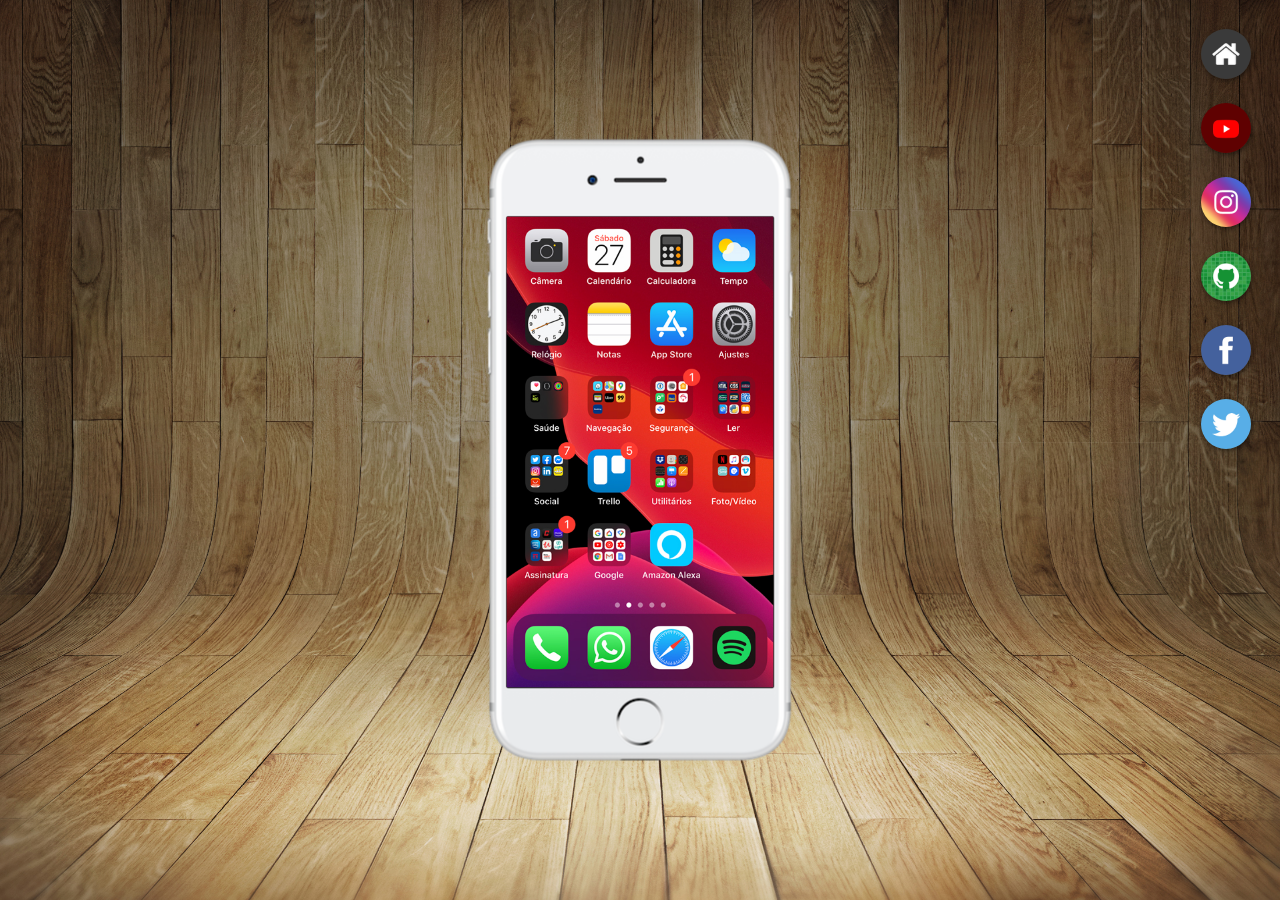
<file: social-projeto/index.html>
<!DOCTYPE html>
<html lang="pt-br">
<head>
    <meta charset="UTF-8">
    <meta name="viewport" content="width=device-width, initial-scale=1.0">
    <link rel="shortcut icon" href="favicon.ico" type="image/x-icon">
    <title>Projeto social</title>
    <link rel="stylesheet" href="estilos/style.css">
</head>
<body>
<main> 

<section id="telefone">

    <iframe src="home.html" frameborder="0" name="tela" id="tela">
        <p>Seu navegador não é compativel com isso</p>
    </iframe>

    </section>

<section id="redes-sociais">

    <a href="home.html" target="tela"><img src="imagens/logo-home.jpg" alt="Voltar"></a> <br>
    <a href="youtube.html" target="tela"><img src="imagens/logo-youtube.jpg" alt="YouTube"></a> <br>
    <a href="instagram.html" target="tela"><img src="imagens/logo-instagram.jpg" alt="instagram"></a> <br>
    <a href="github.html" target="tela"><img src="imagens/logo-github.jpg" alt="github"></a> <br>
    <a href="facebook.html" target="tela"><img src="imagens/logo-facebook.jpg" alt="Facebook"></a> <br>
    <a href="twietter.html" target="tela"><img src="imagens/logo-twitter.jpg" alt="Twitter"></a> <br>

    </section>
</main>
</body>
</html>
</file>
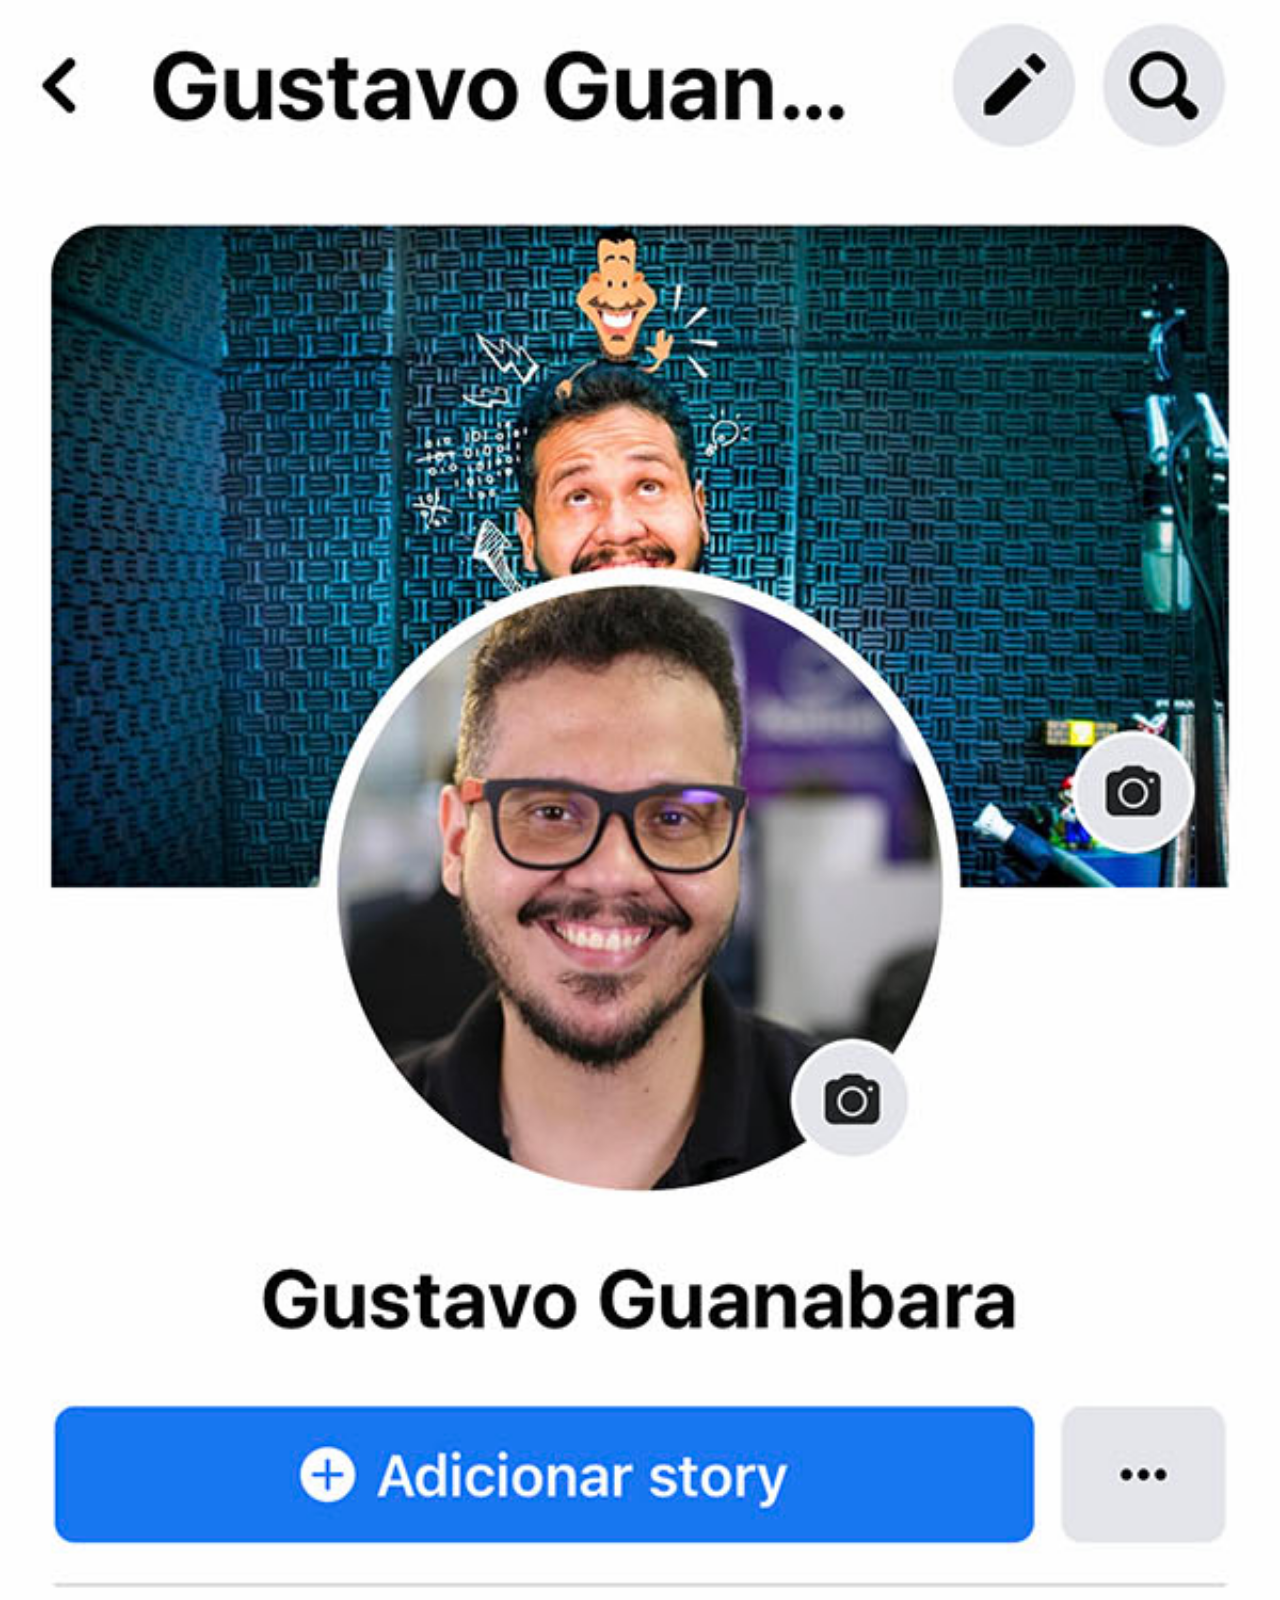
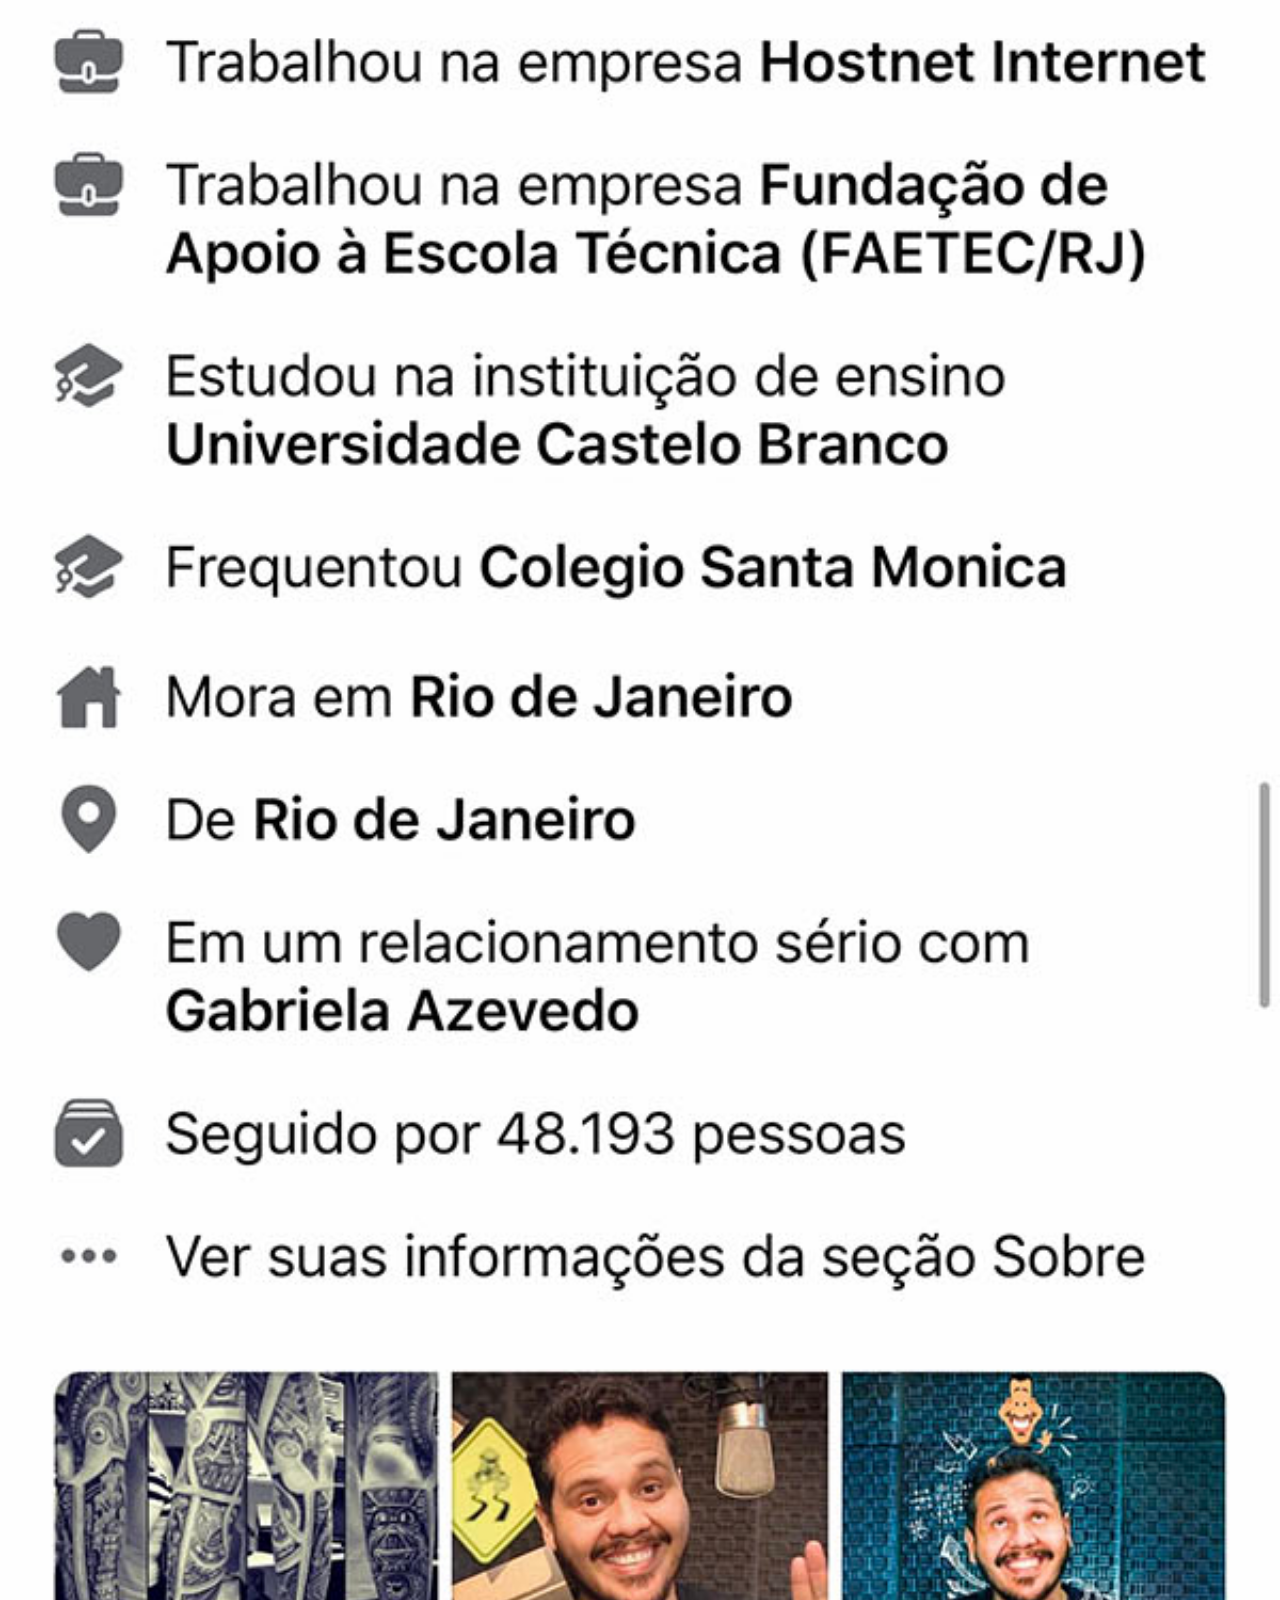
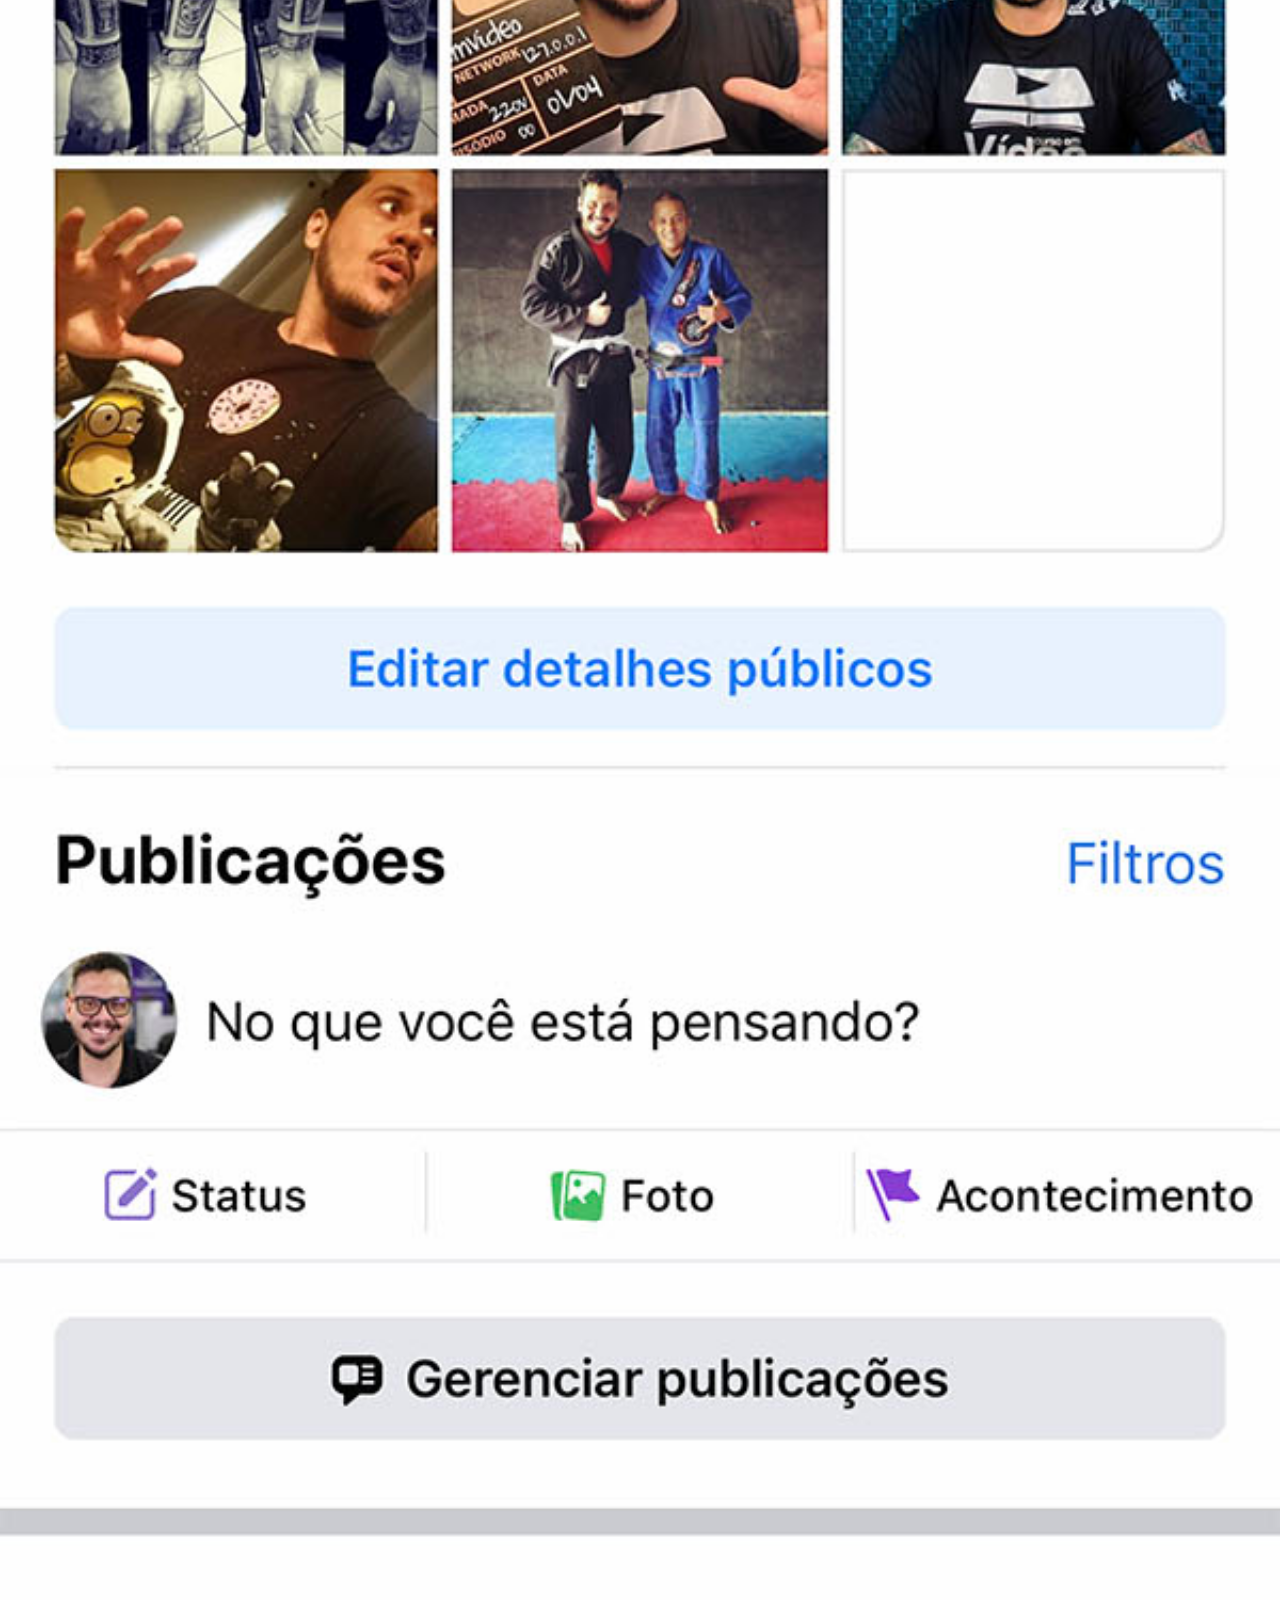
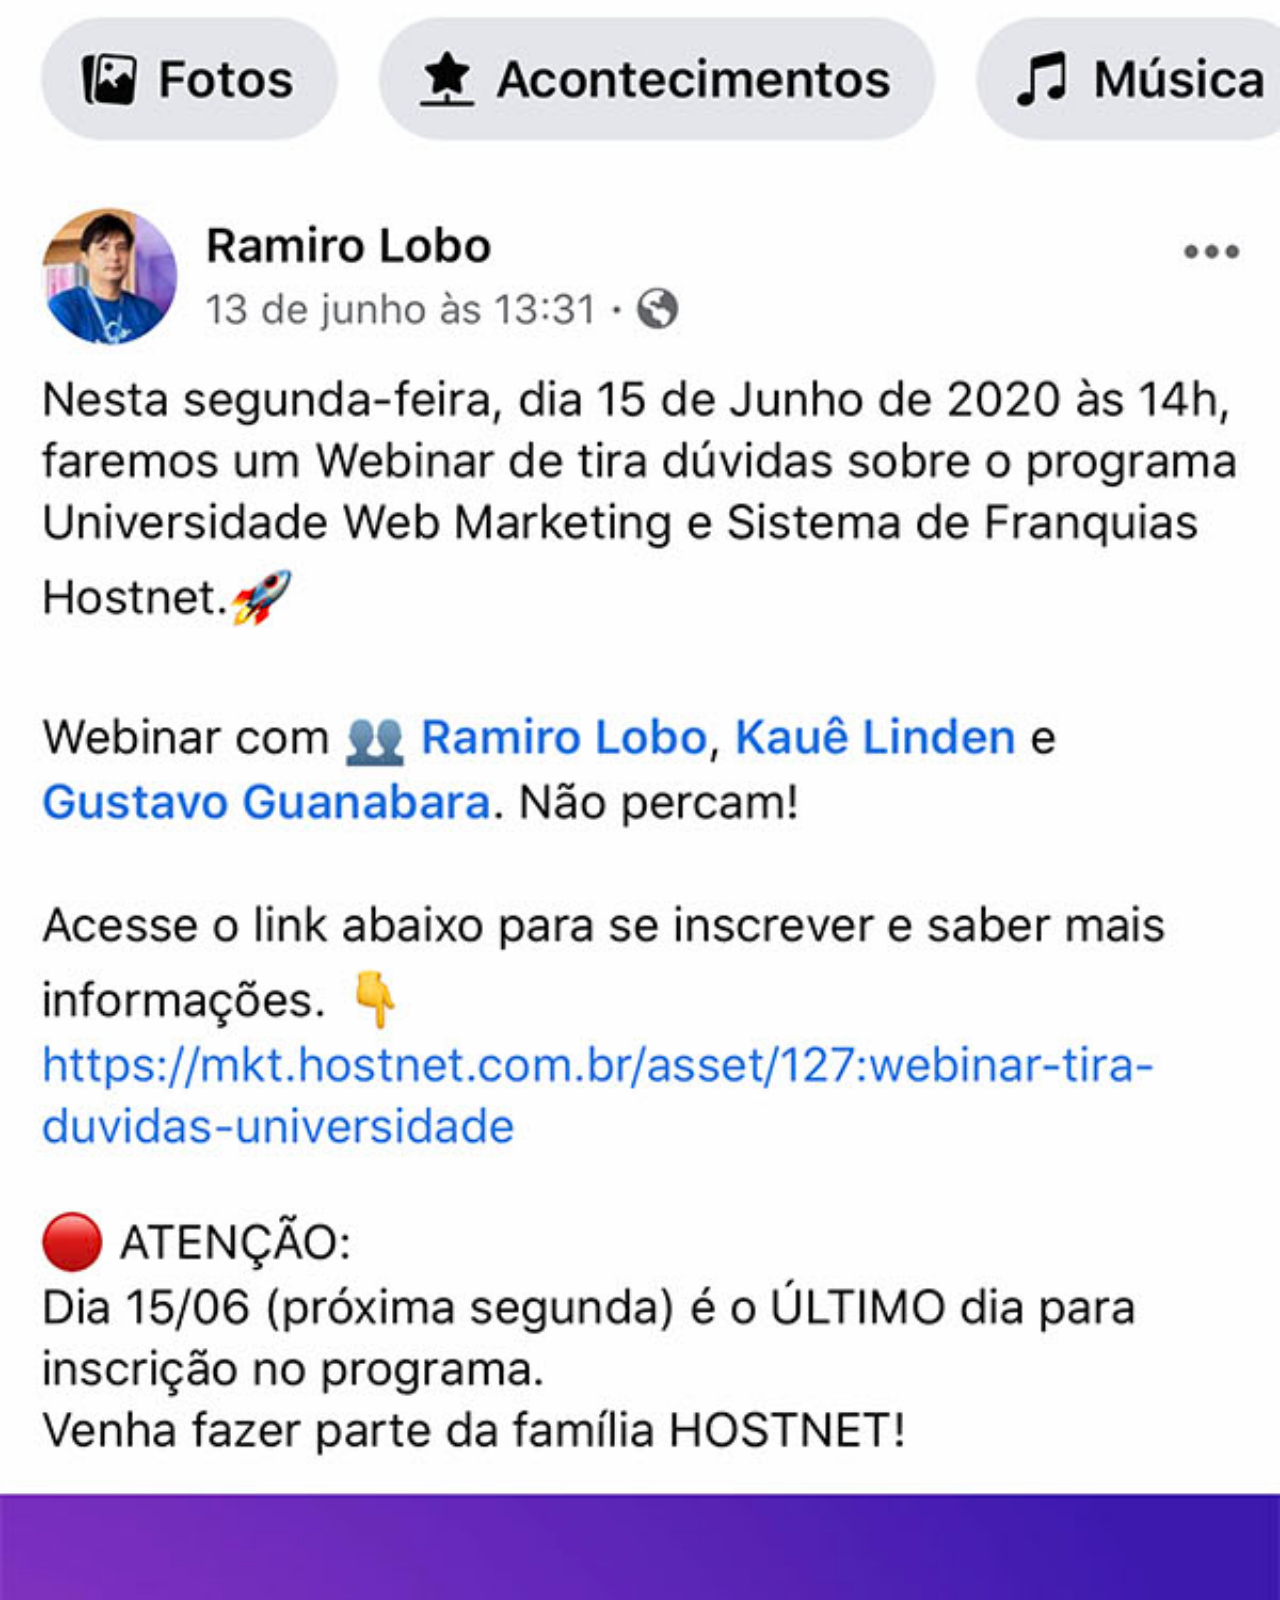
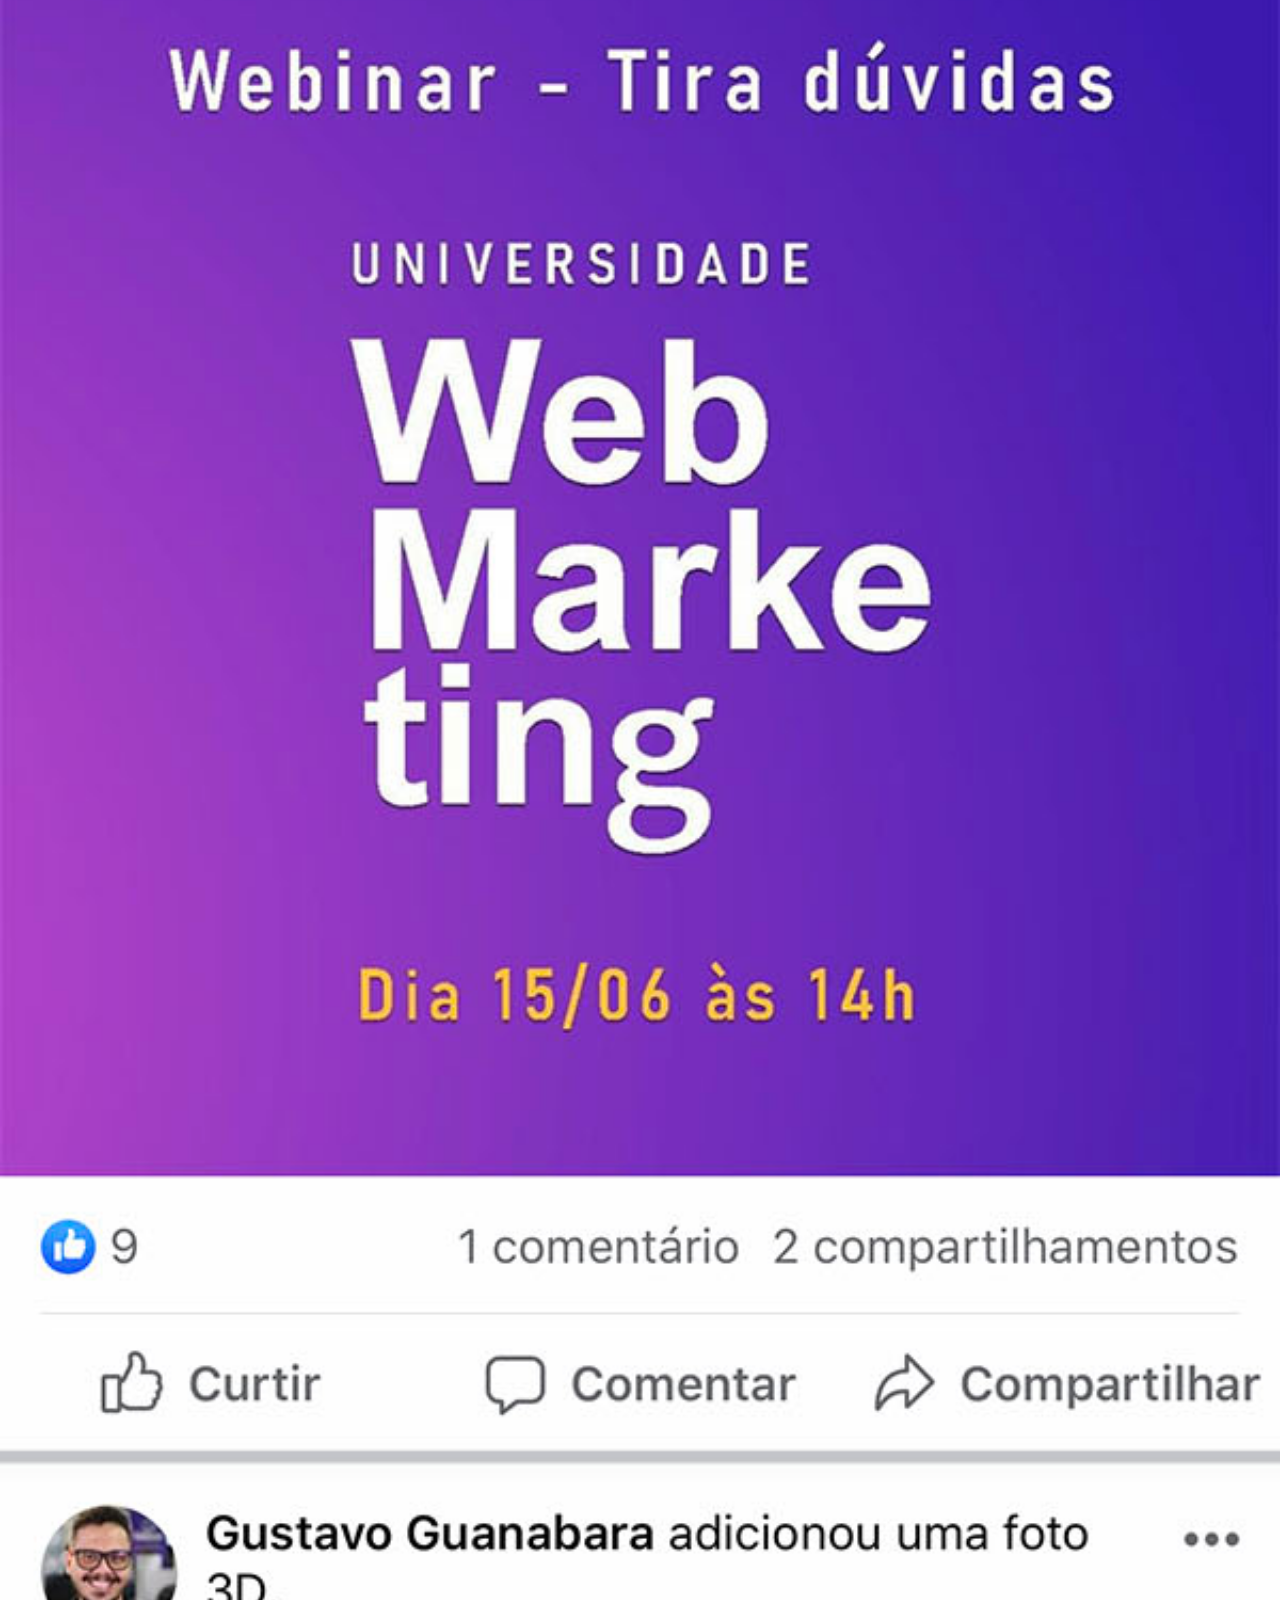
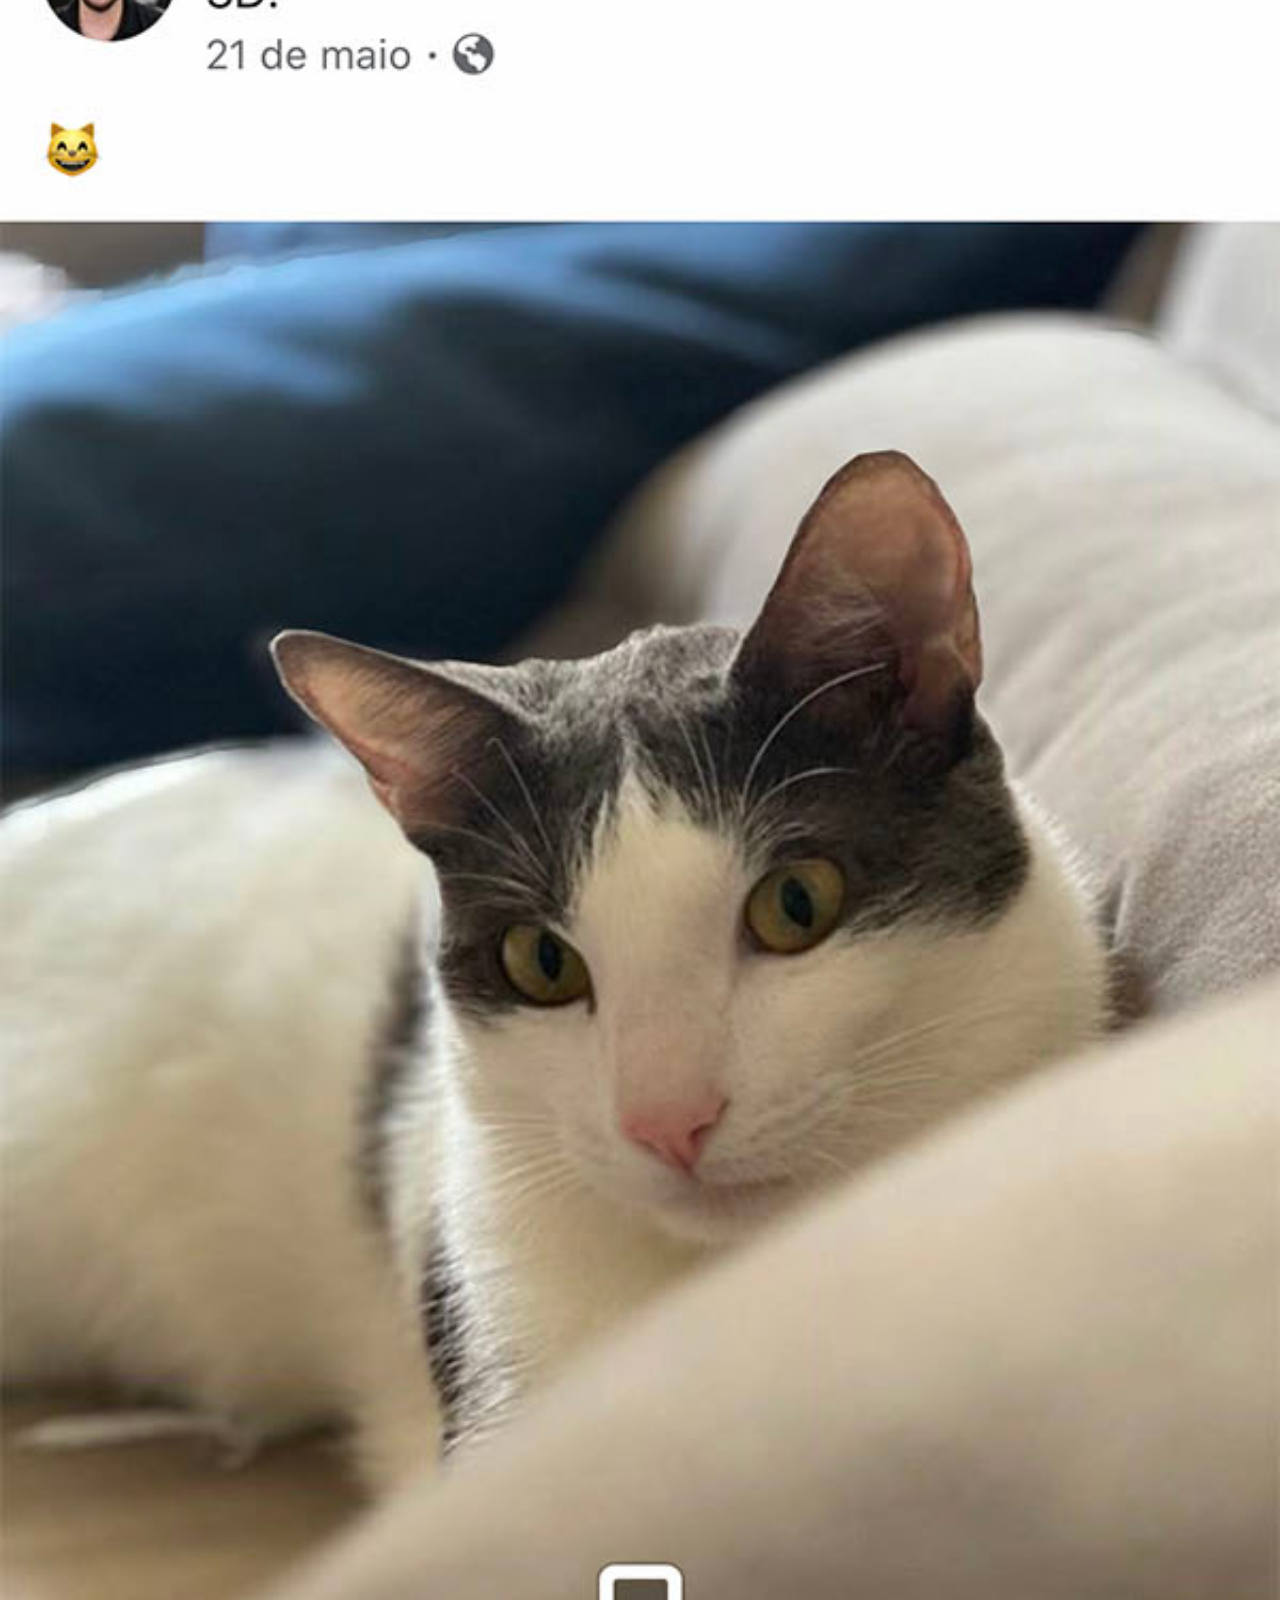
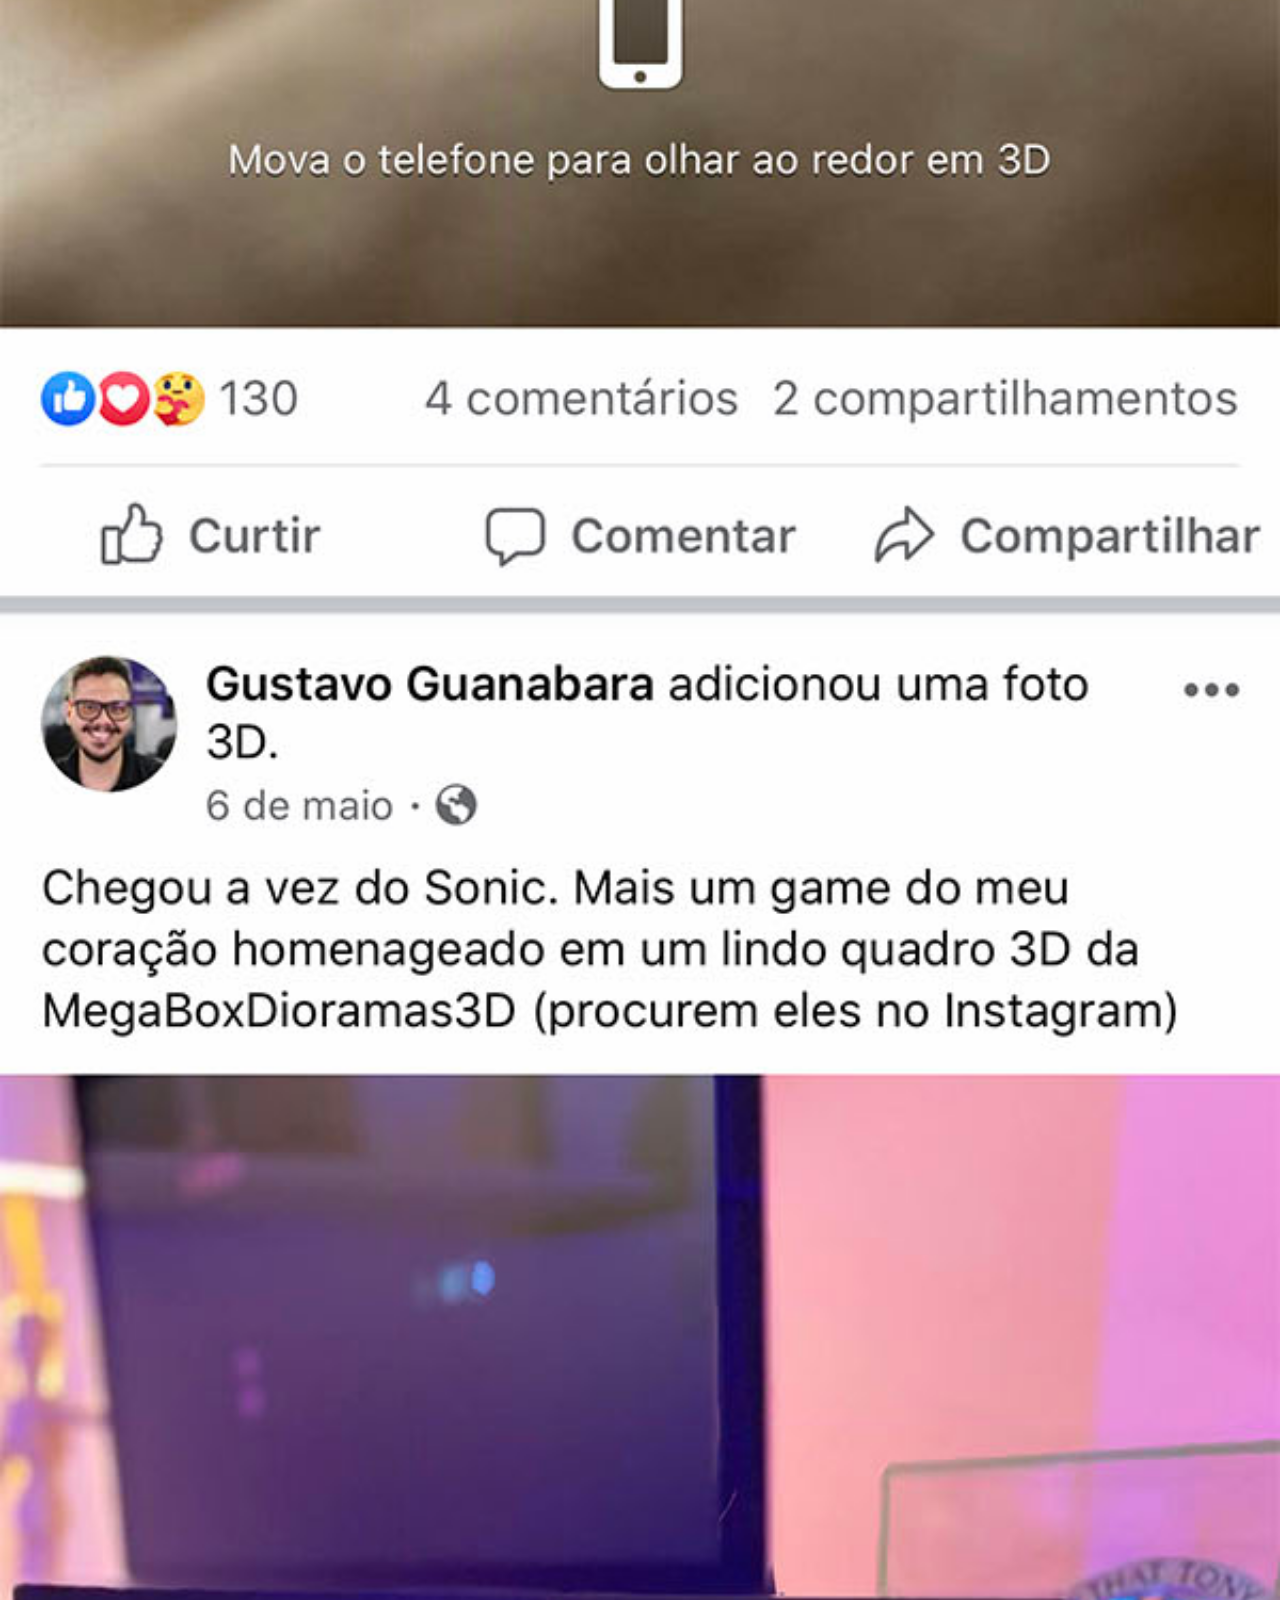
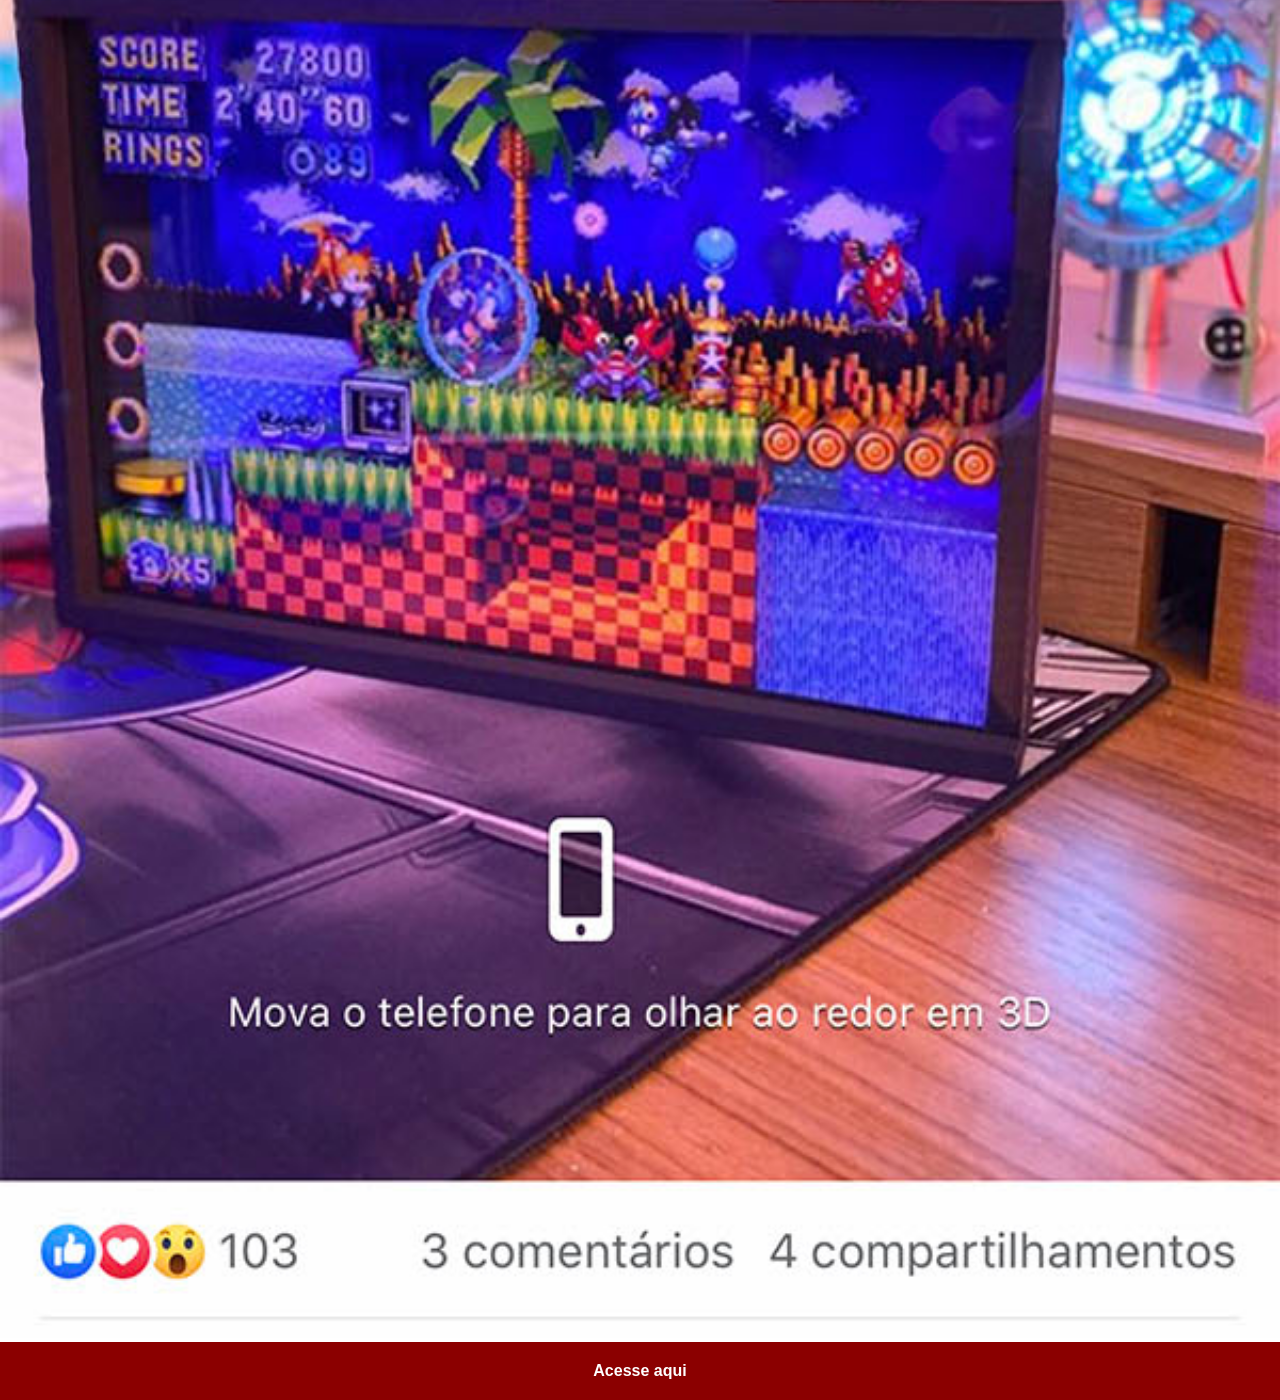
<file: social-projeto/facebook.html>
<!DOCTYPE html>
<html lang="pt-br">
<head>
    <meta charset="UTF-8">
    <meta name="viewport" content="width=device-width, initial-scale=1.0">
    <title>YouTube</title>
    <style>
        *{
            margin: 0px;
            padding: 0px;
            font-family: Arial, Helvetica, sans-serif
        }
        ::-webkit-scrollbar{
            width: 0px;
            height: 0px;
        }
        img{
            width: 100vw;

        }

        a{
            display: block;
            background-color: darkred;
            padding: 20px;
            color: white;
            text-align: center;
            font-weight: bolder;
            text-decoration: none;
        }
        a:hover{
            background-color: red;
        
        }
    </style>
</head>
<body>
    <img src="imagens/tela-facebook.jpg" alt="YouTube">
    <a href="https://www.facebook.com/gustavoguanabara/?locale=pt_BR" target="_blank">Acesse aqui</a>
</body>
</html>
</file>
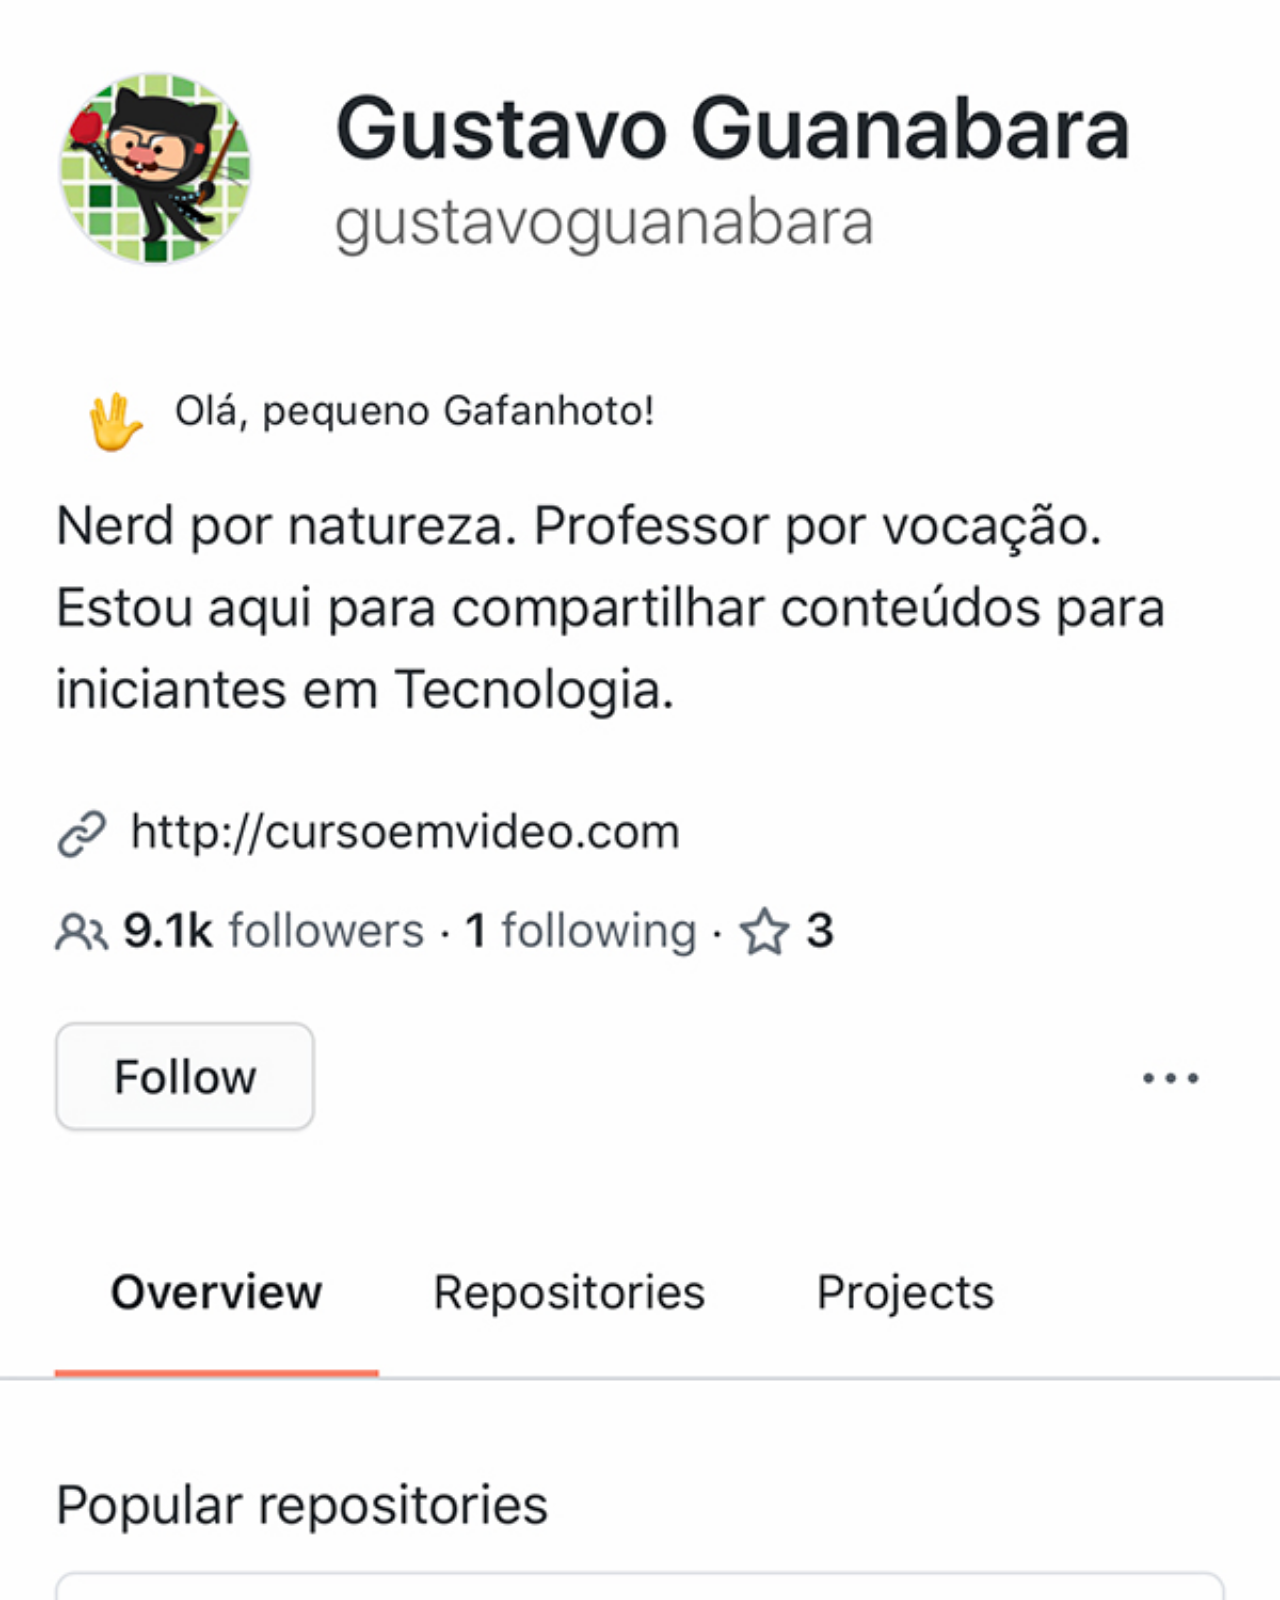
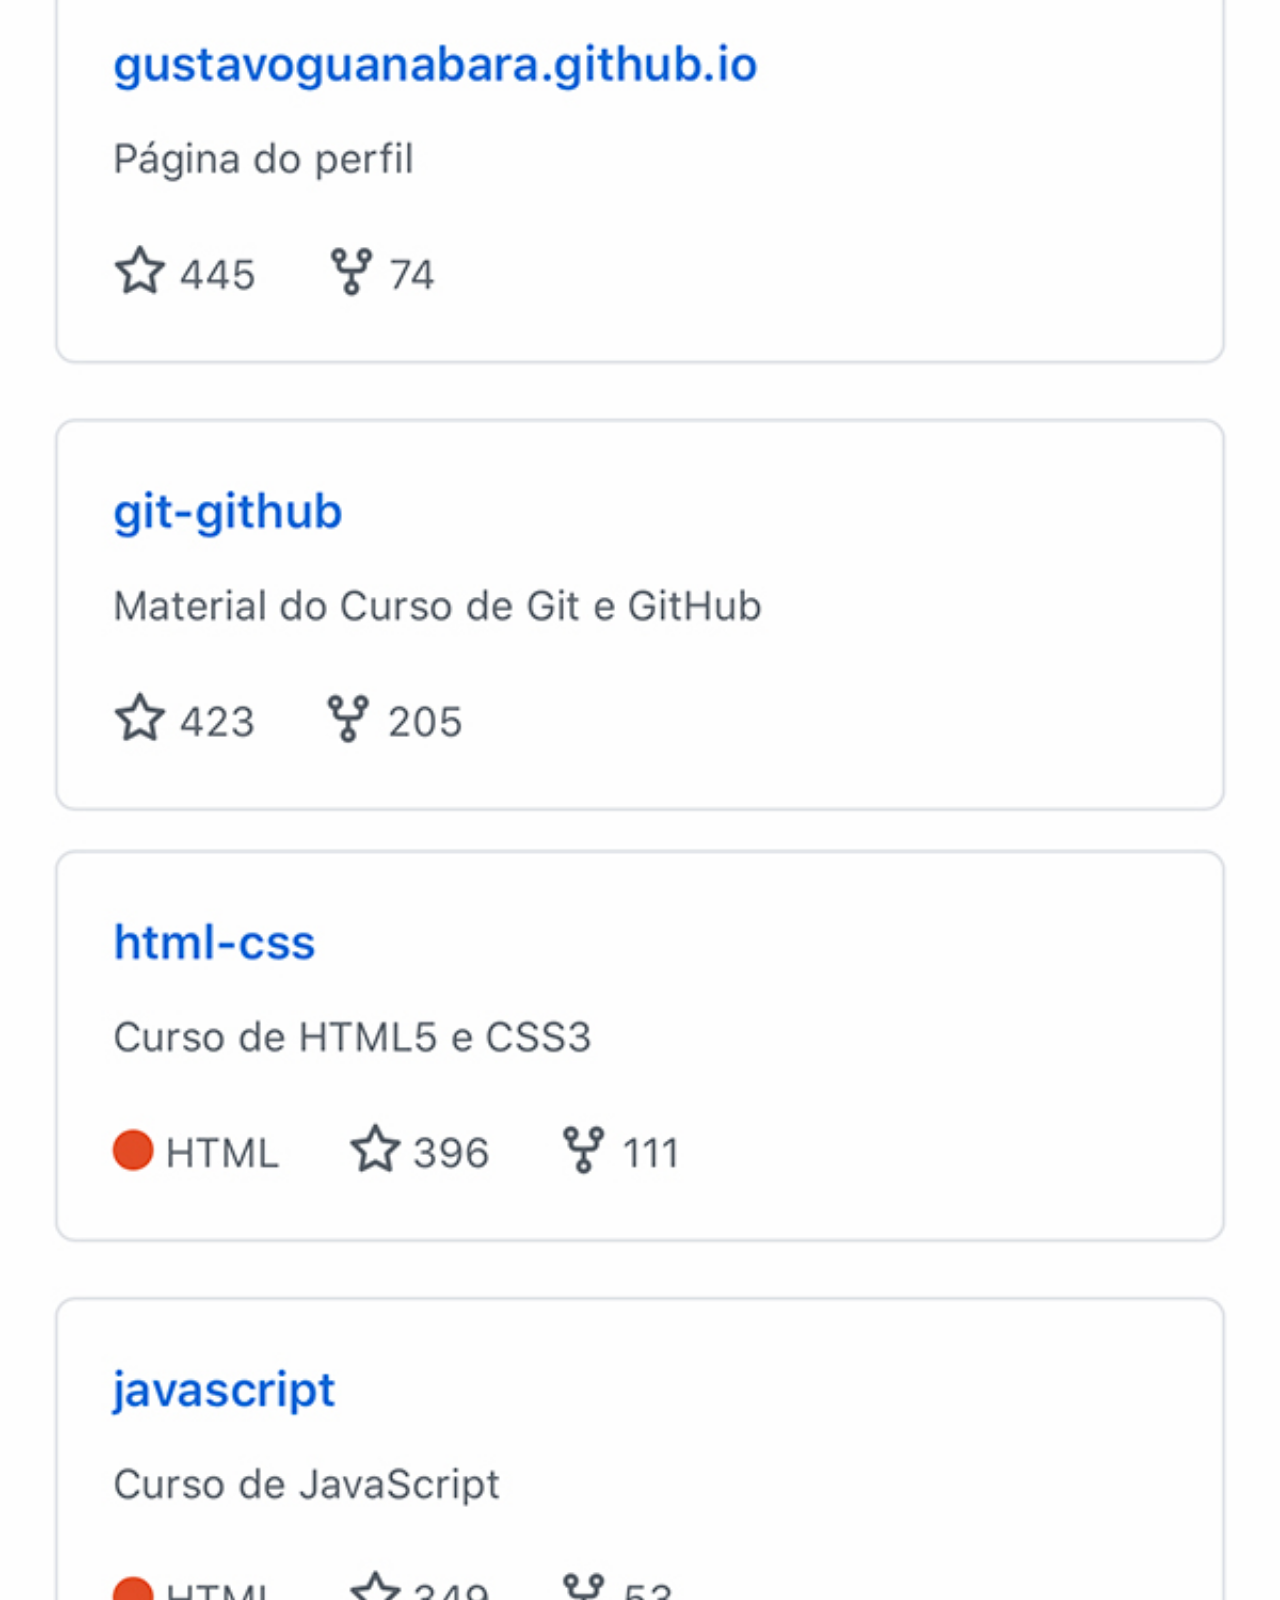
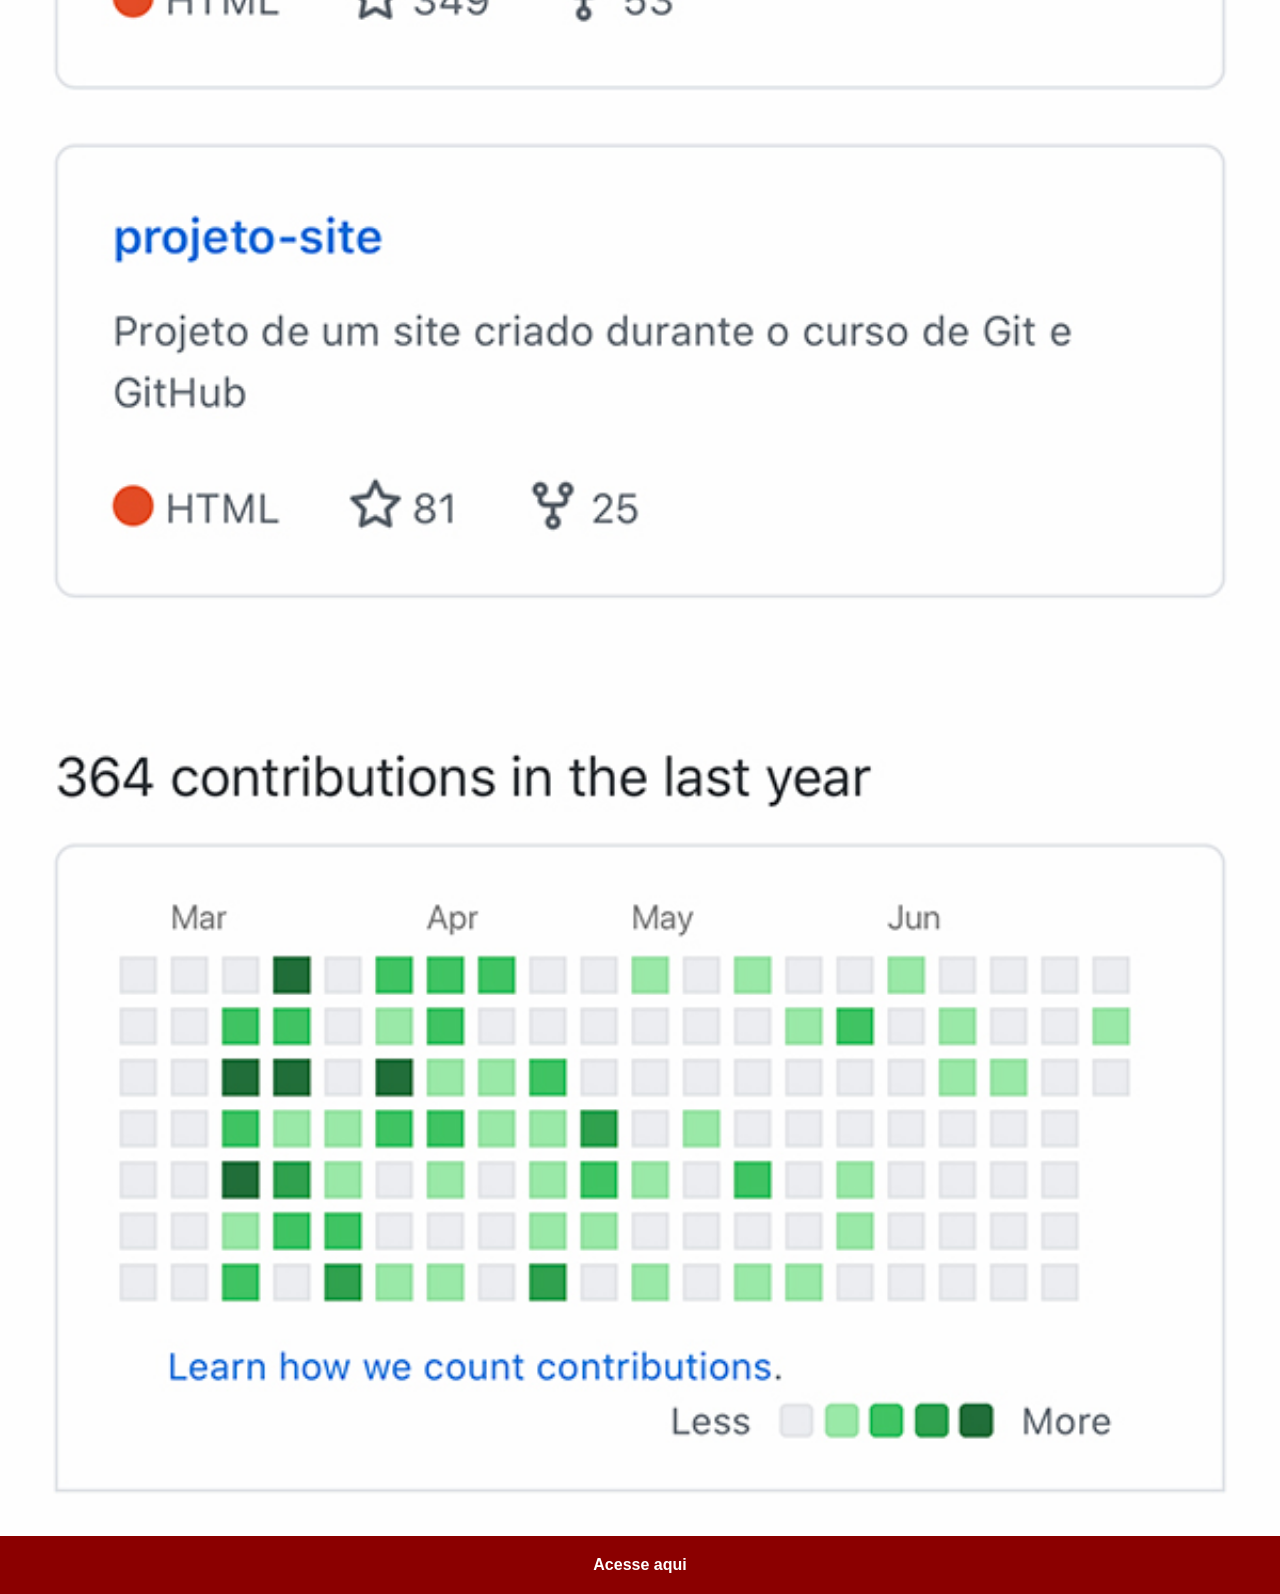
<file: social-projeto/github.html>
<!DOCTYPE html>
<html lang="pt-br">
<head>
    <meta charset="UTF-8">
    <meta name="viewport" content="width=device-width, initial-scale=1.0">
    <title>YouTube</title>
    <style>
        *{
            margin: 0px;
            padding: 0px;
            font-family: Arial, Helvetica, sans-serif
        }
        ::-webkit-scrollbar{
            width: 0px;
            height: 0px;
        }
        img{
            width: 100vw;

        }

        a{
            display: block;
            background-color: darkred;
            padding: 20px;
            color: white;
            text-align: center;
            font-weight: bolder;
            text-decoration: none;
        }
        a:hover{
            background-color: red;
        
        }
    </style>
</head>
<body>
    <img src="imagens/tela-github.jpg" alt="YouTube">
    <a href="https://github.com/gustavoguanabara" target="_blank">Acesse aqui</a>
</body>
</html>
</file>
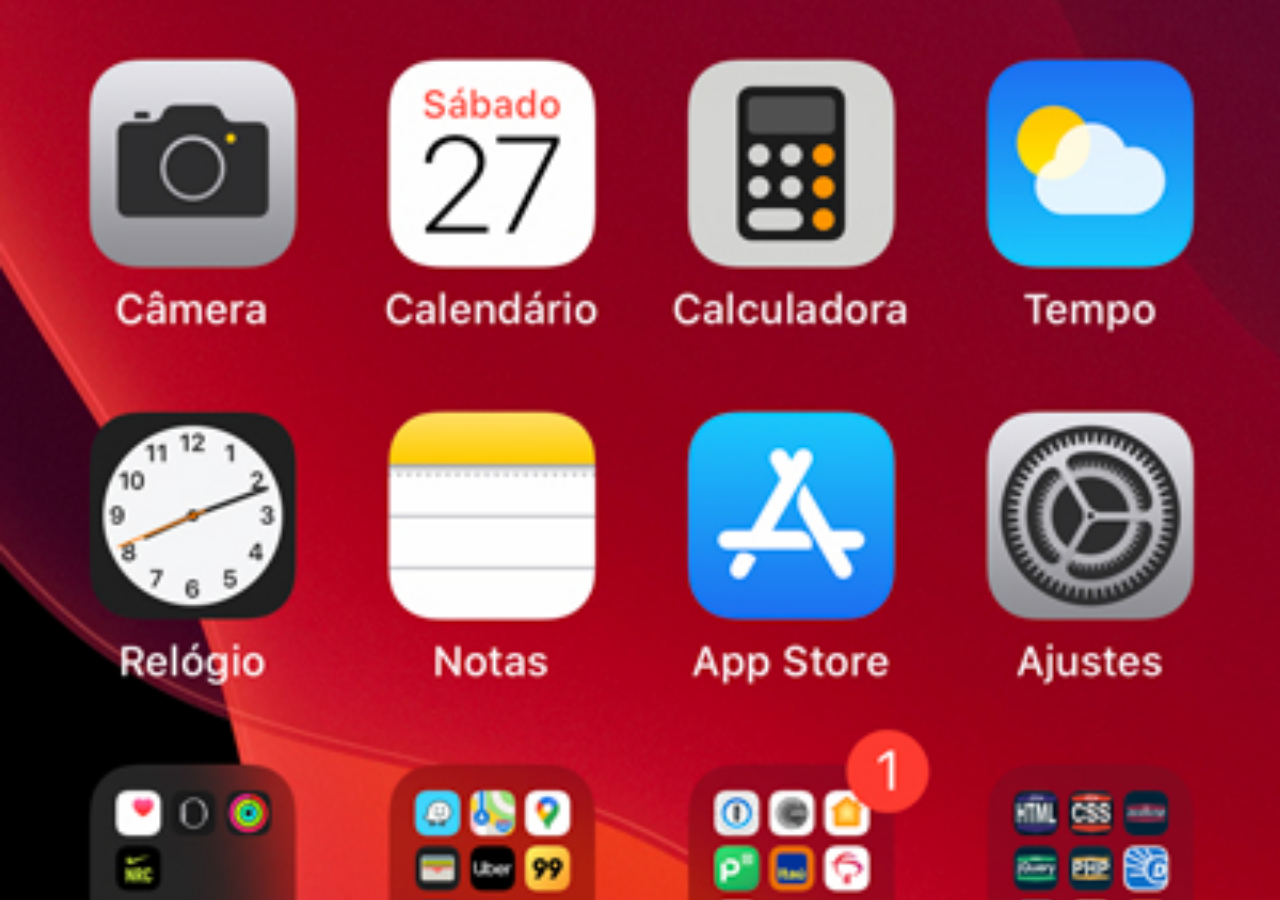
<file: social-projeto/home.html>
<!DOCTYPE html>
<html lang="pt-br">
<head>
    <meta charset="UTF-8">
    <meta name="viewport" content="width=device-width, initial-scale=1.0">
    <title>Home</title>
    <style>
        *{
            margin: 0px;
            padding: 0px;
        }
        body{
                width: 100vw;
                height: 100vh;
                background: black url('imagens/tela-home.jpg') no-repeat top center;
                background-size: cover;
        }
    </style>
</head>
<body>
    
</body>
</html>
</file>
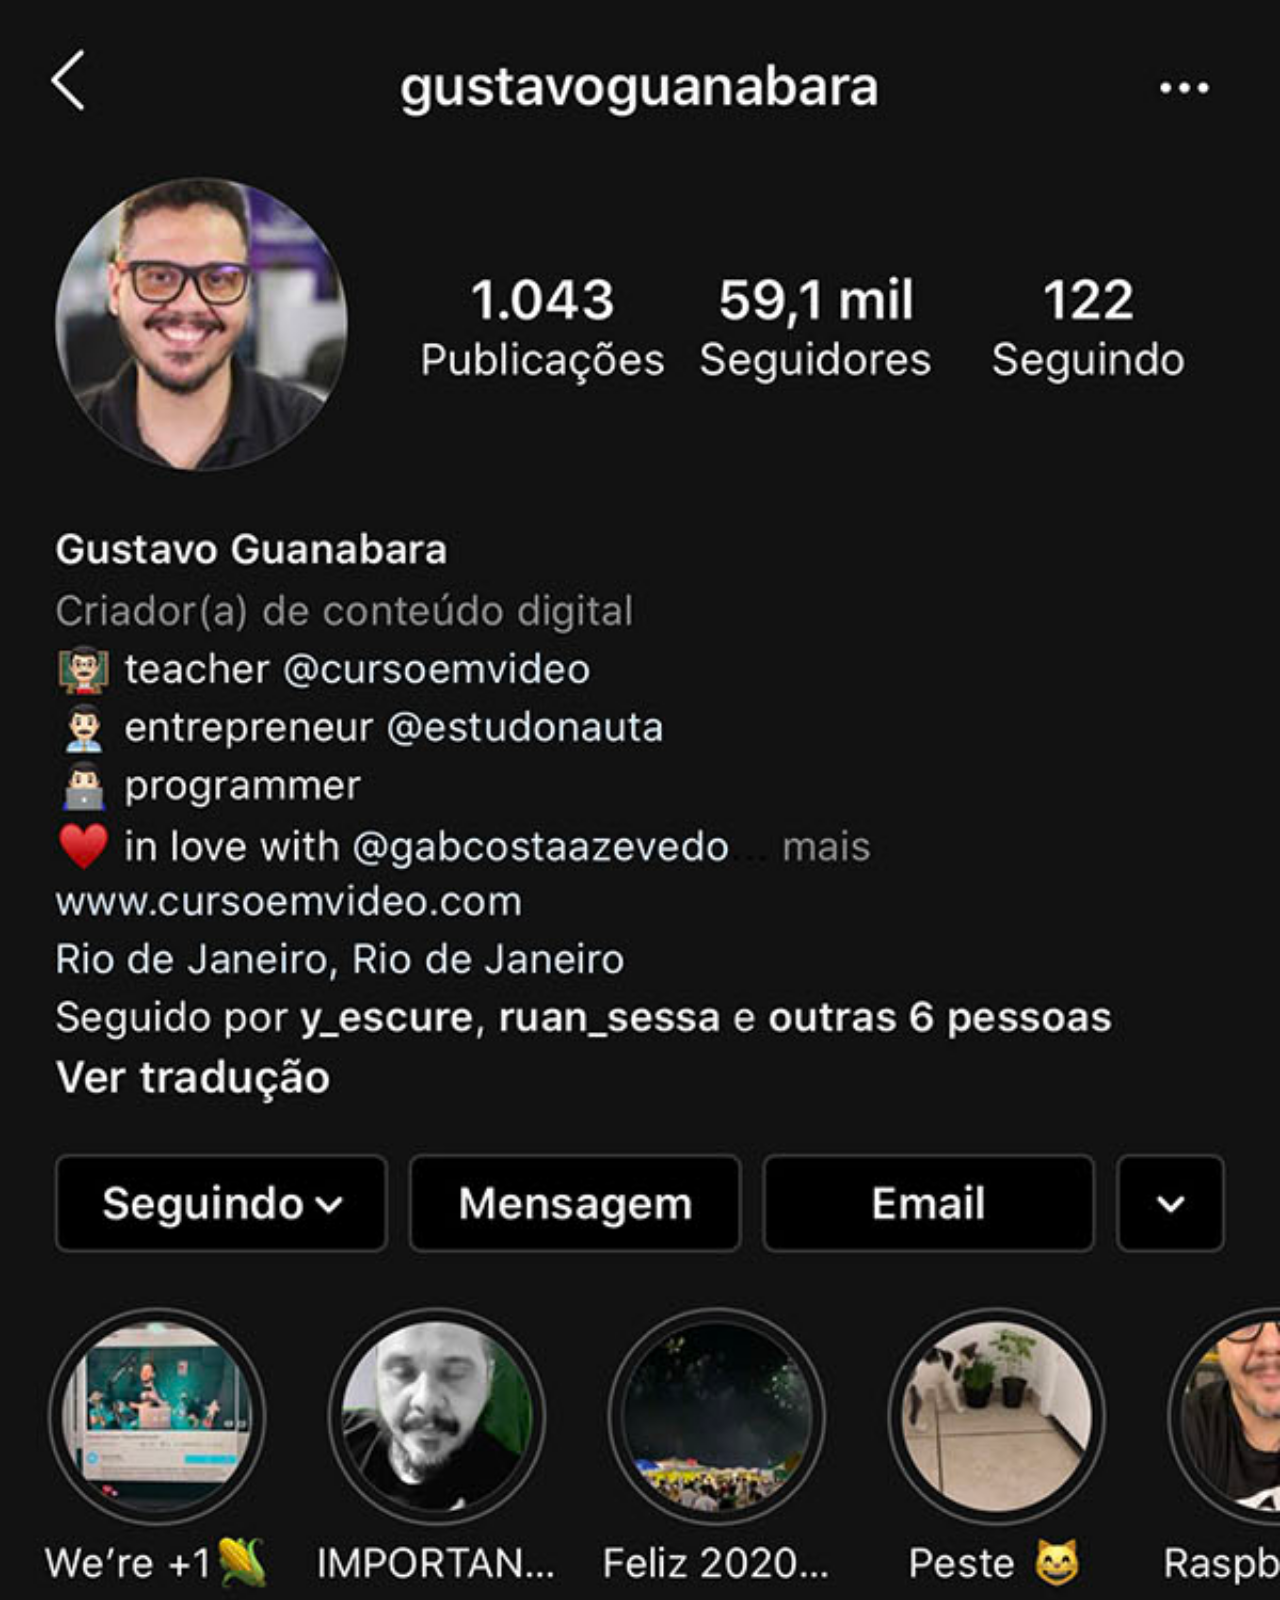
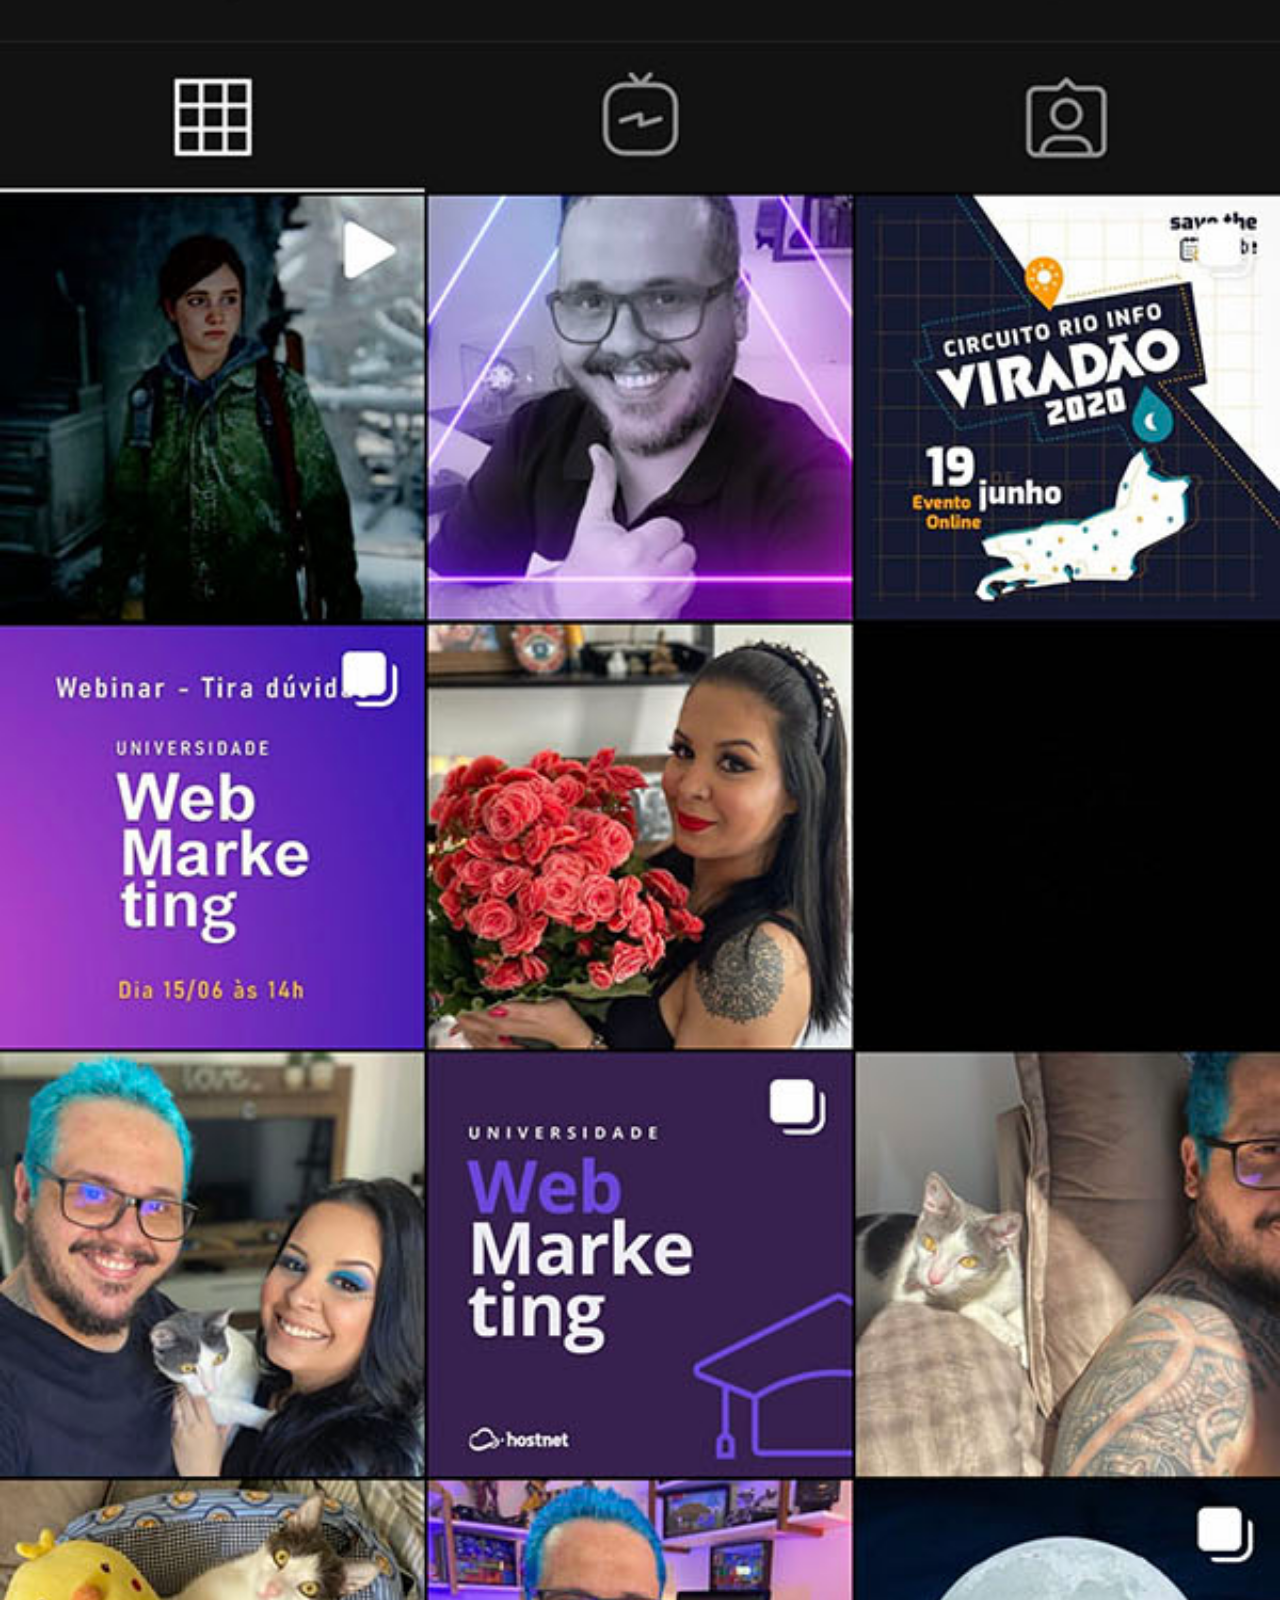
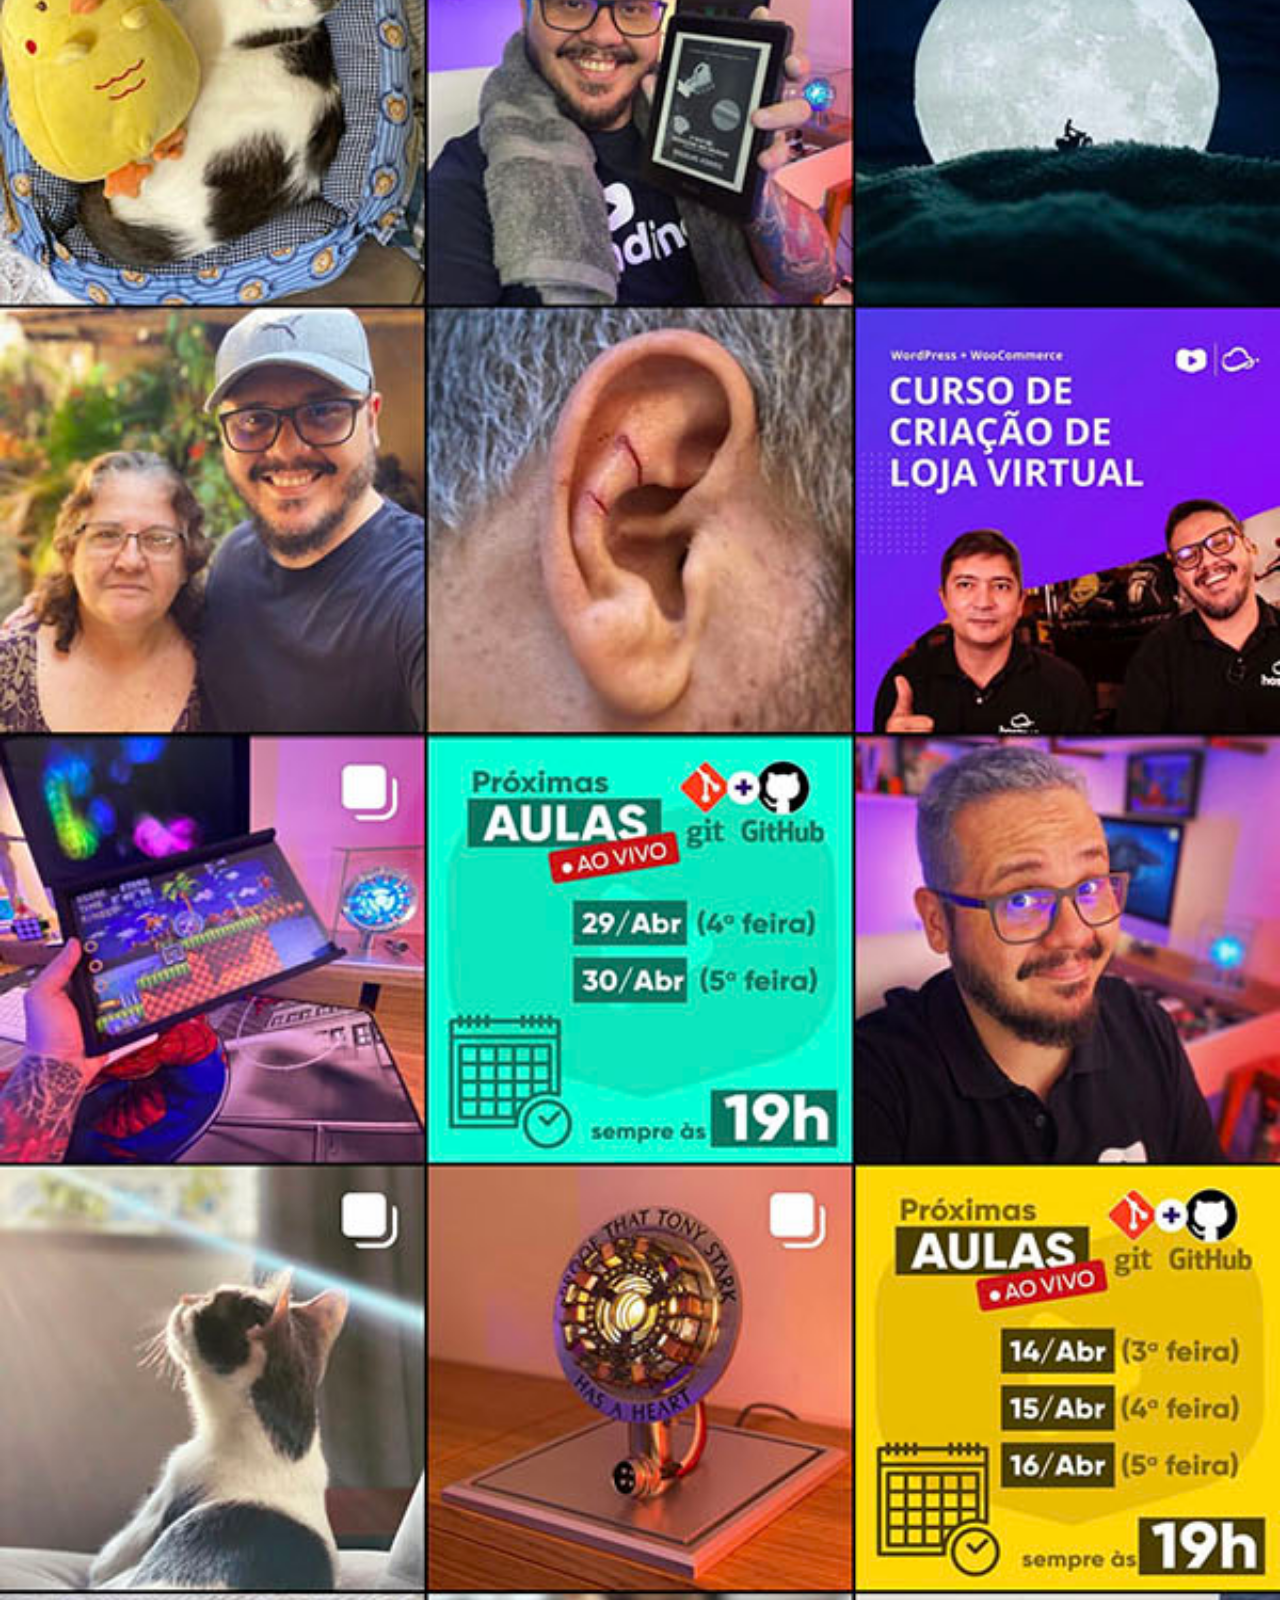
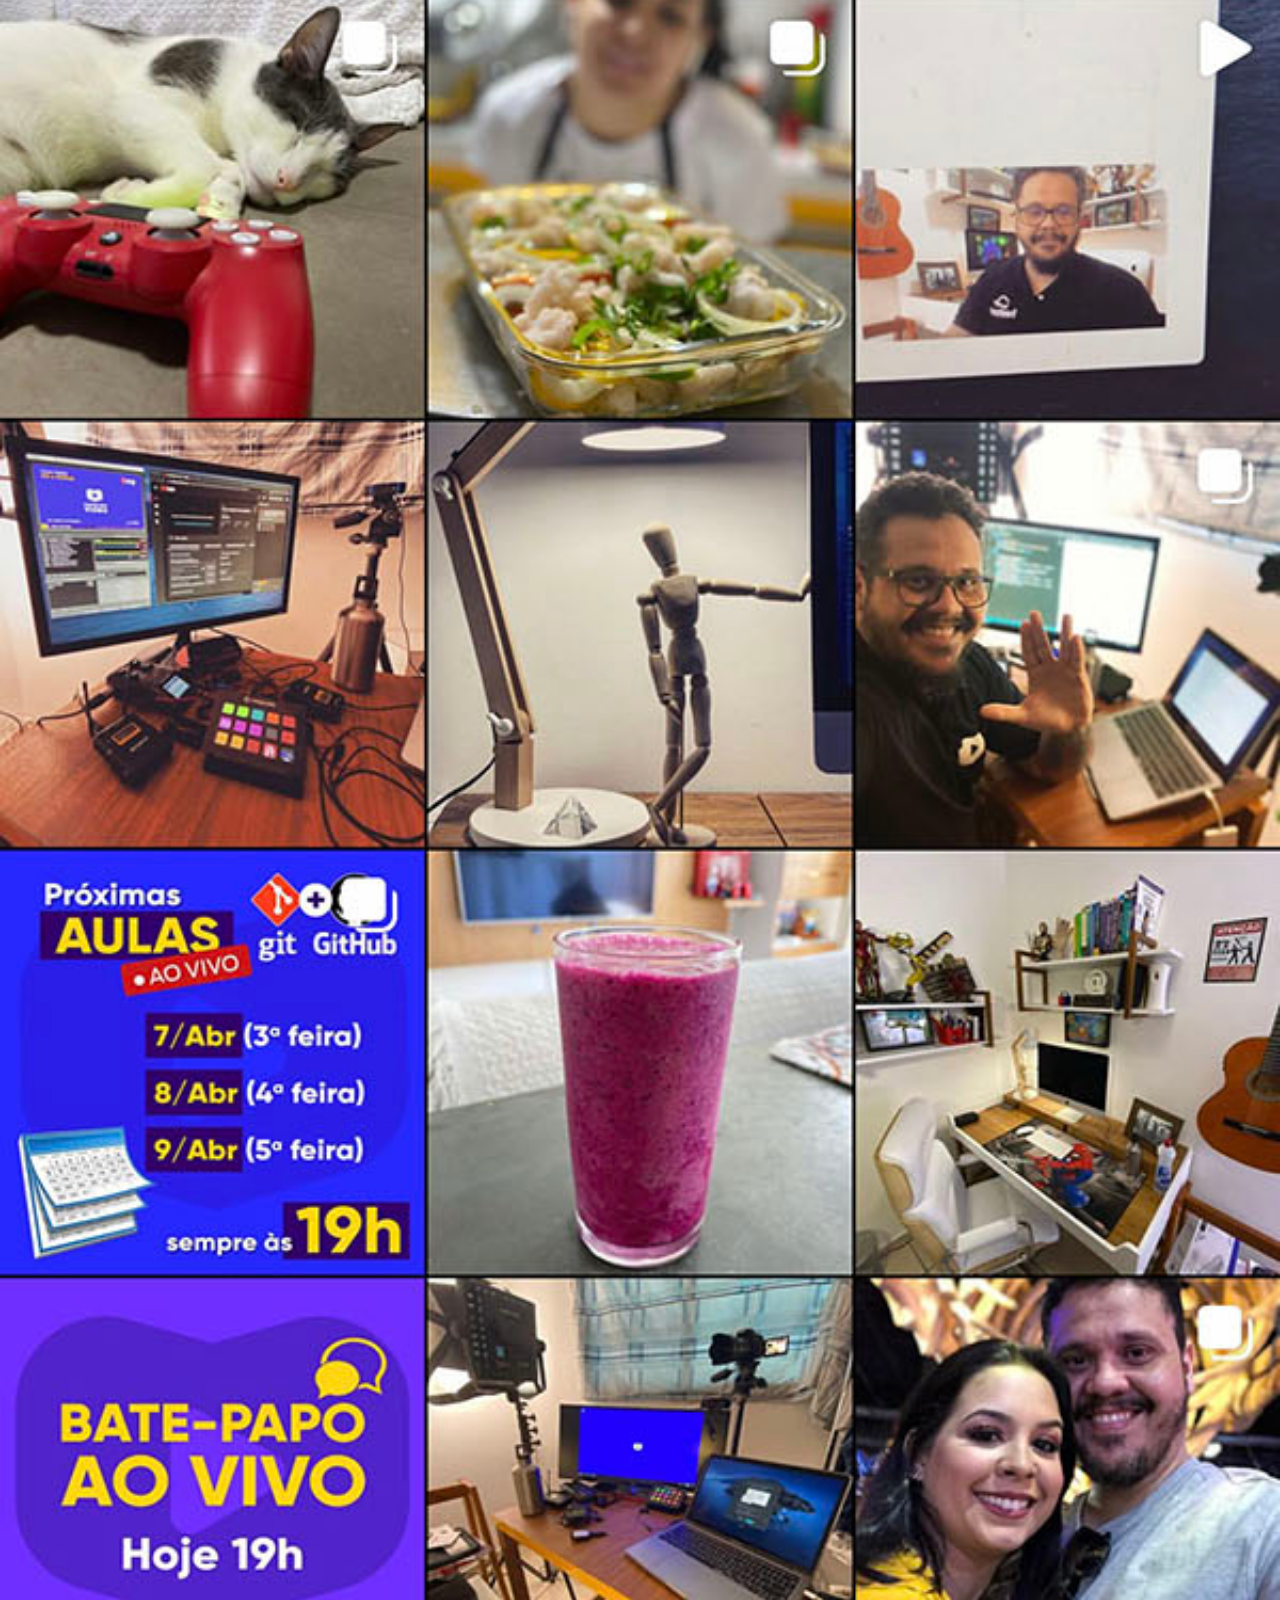
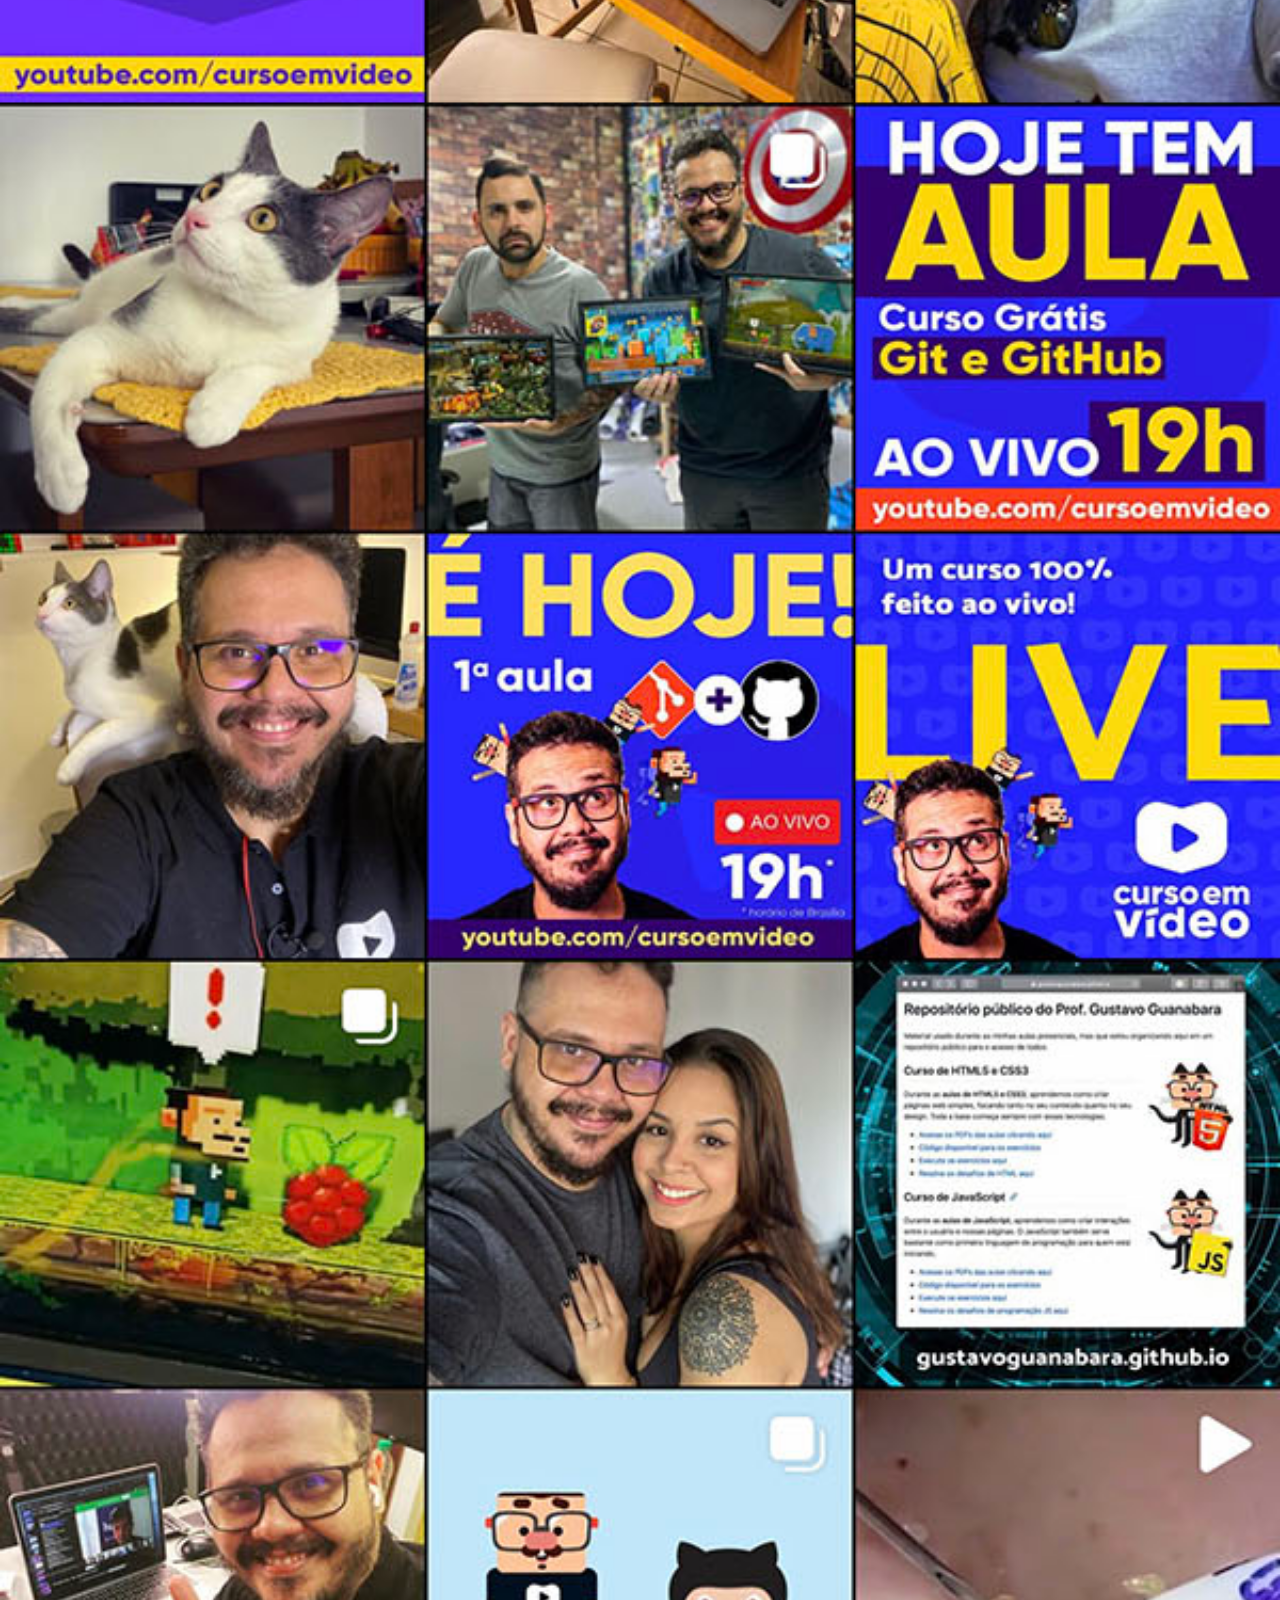
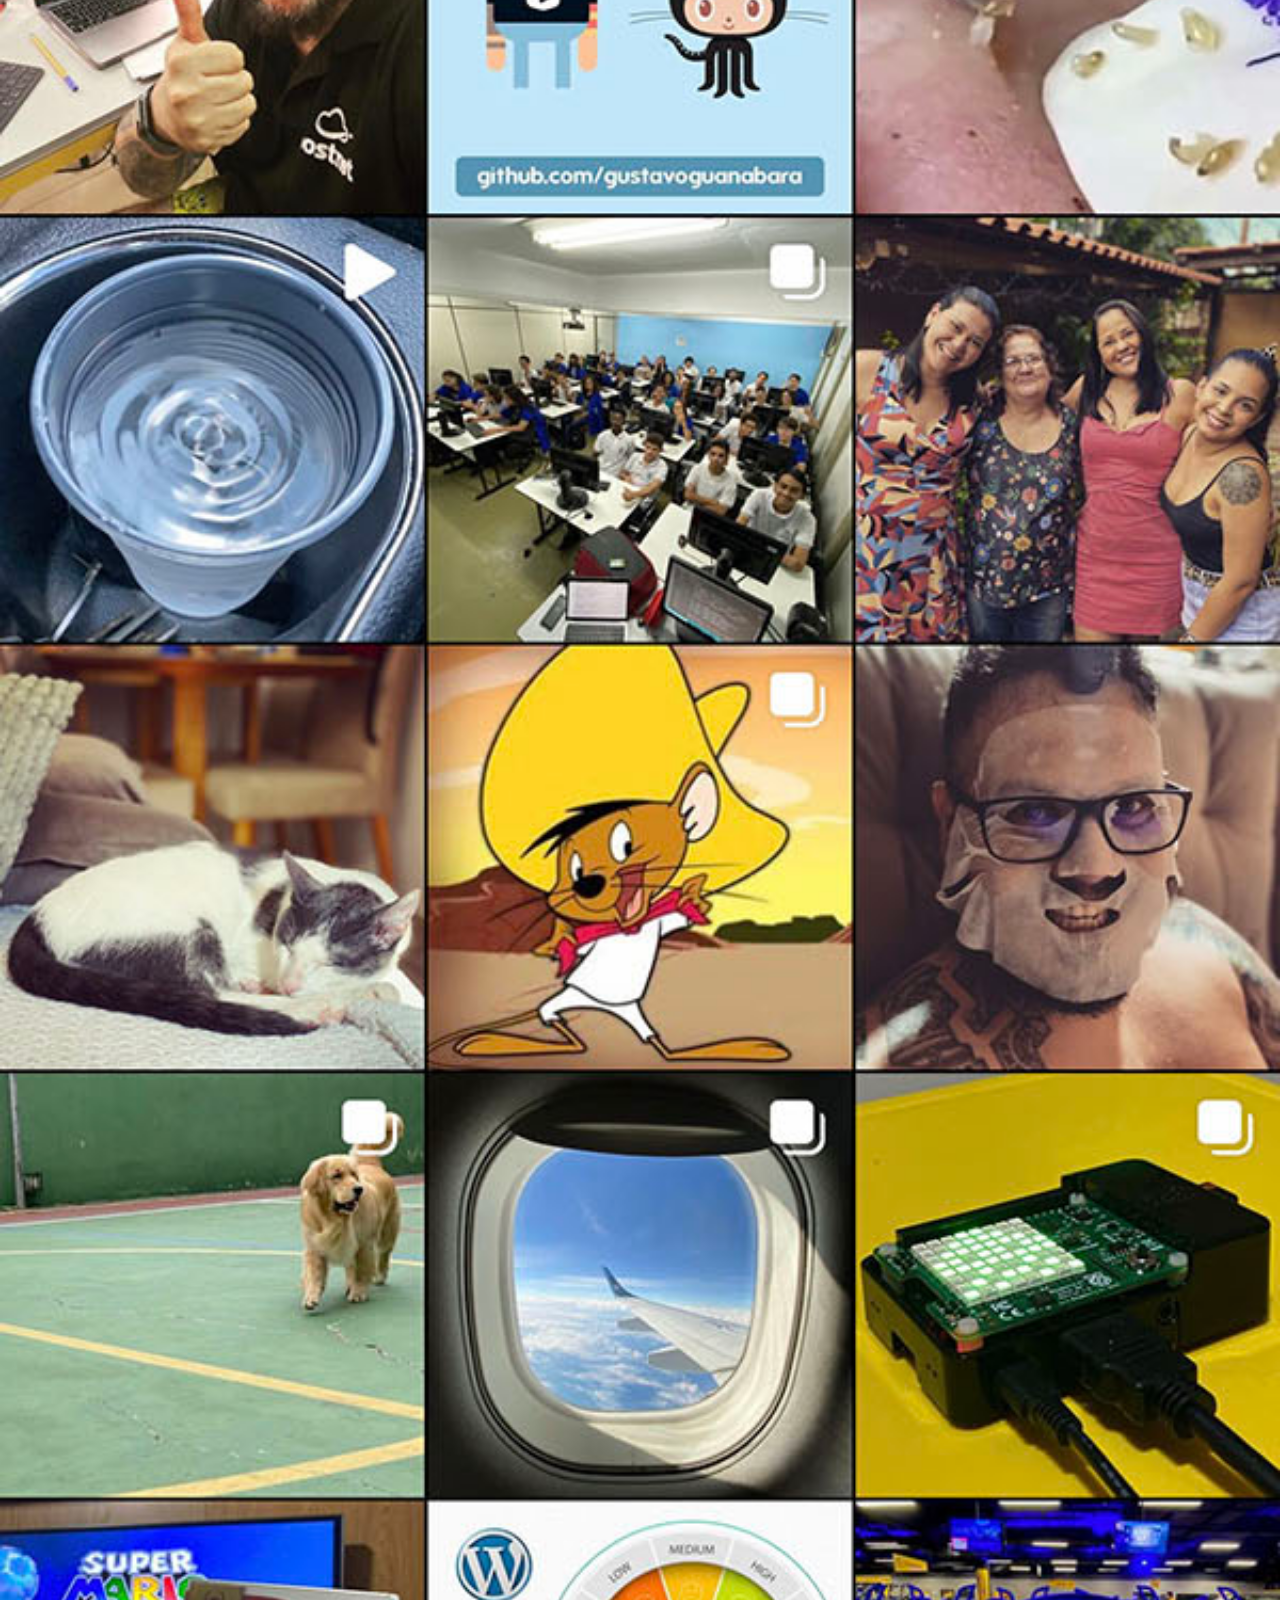
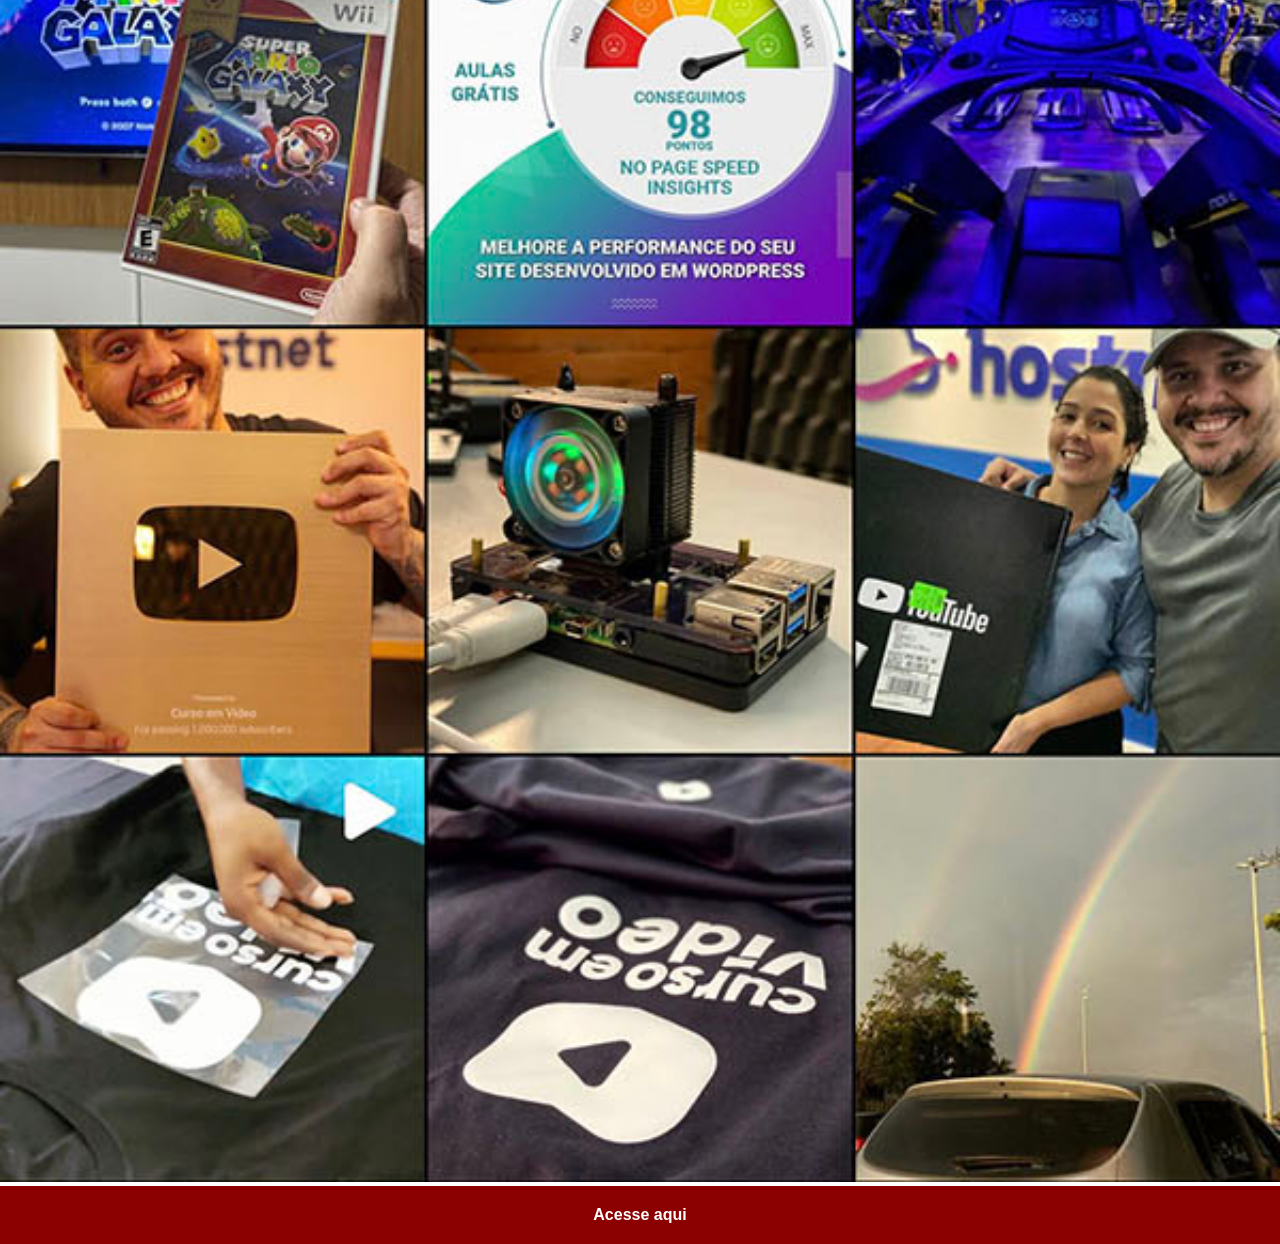
<file: social-projeto/instagram.html>
<!DOCTYPE html>
<html lang="pt-br">
<head>
    <meta charset="UTF-8">
    <meta name="viewport" content="width=device-width, initial-scale=1.0">
    <title>YouTube</title>
    <style>
        *{
            margin: 0px;
            padding: 0px;
            font-family: Arial, Helvetica, sans-serif
        }
        ::-webkit-scrollbar{
            width: 0px;
            height: 0px;
        }
        img{
            width: 100vw;

        }

        a{
            display: block;
            background-color: darkred;
            padding: 20px;
            color: white;
            text-align: center;
            font-weight: bolder;
            text-decoration: none;
        }
        a:hover{
            background-color: red;
        
        }
    </style>
</head>
<body>
    <img src="imagens/tela-instagram.jpg" alt="YouTube">
    <a href="https://www.instagram.com/gustavoguanabara/" target="_blank">Acesse aqui</a>
</body>
</html>
</file>
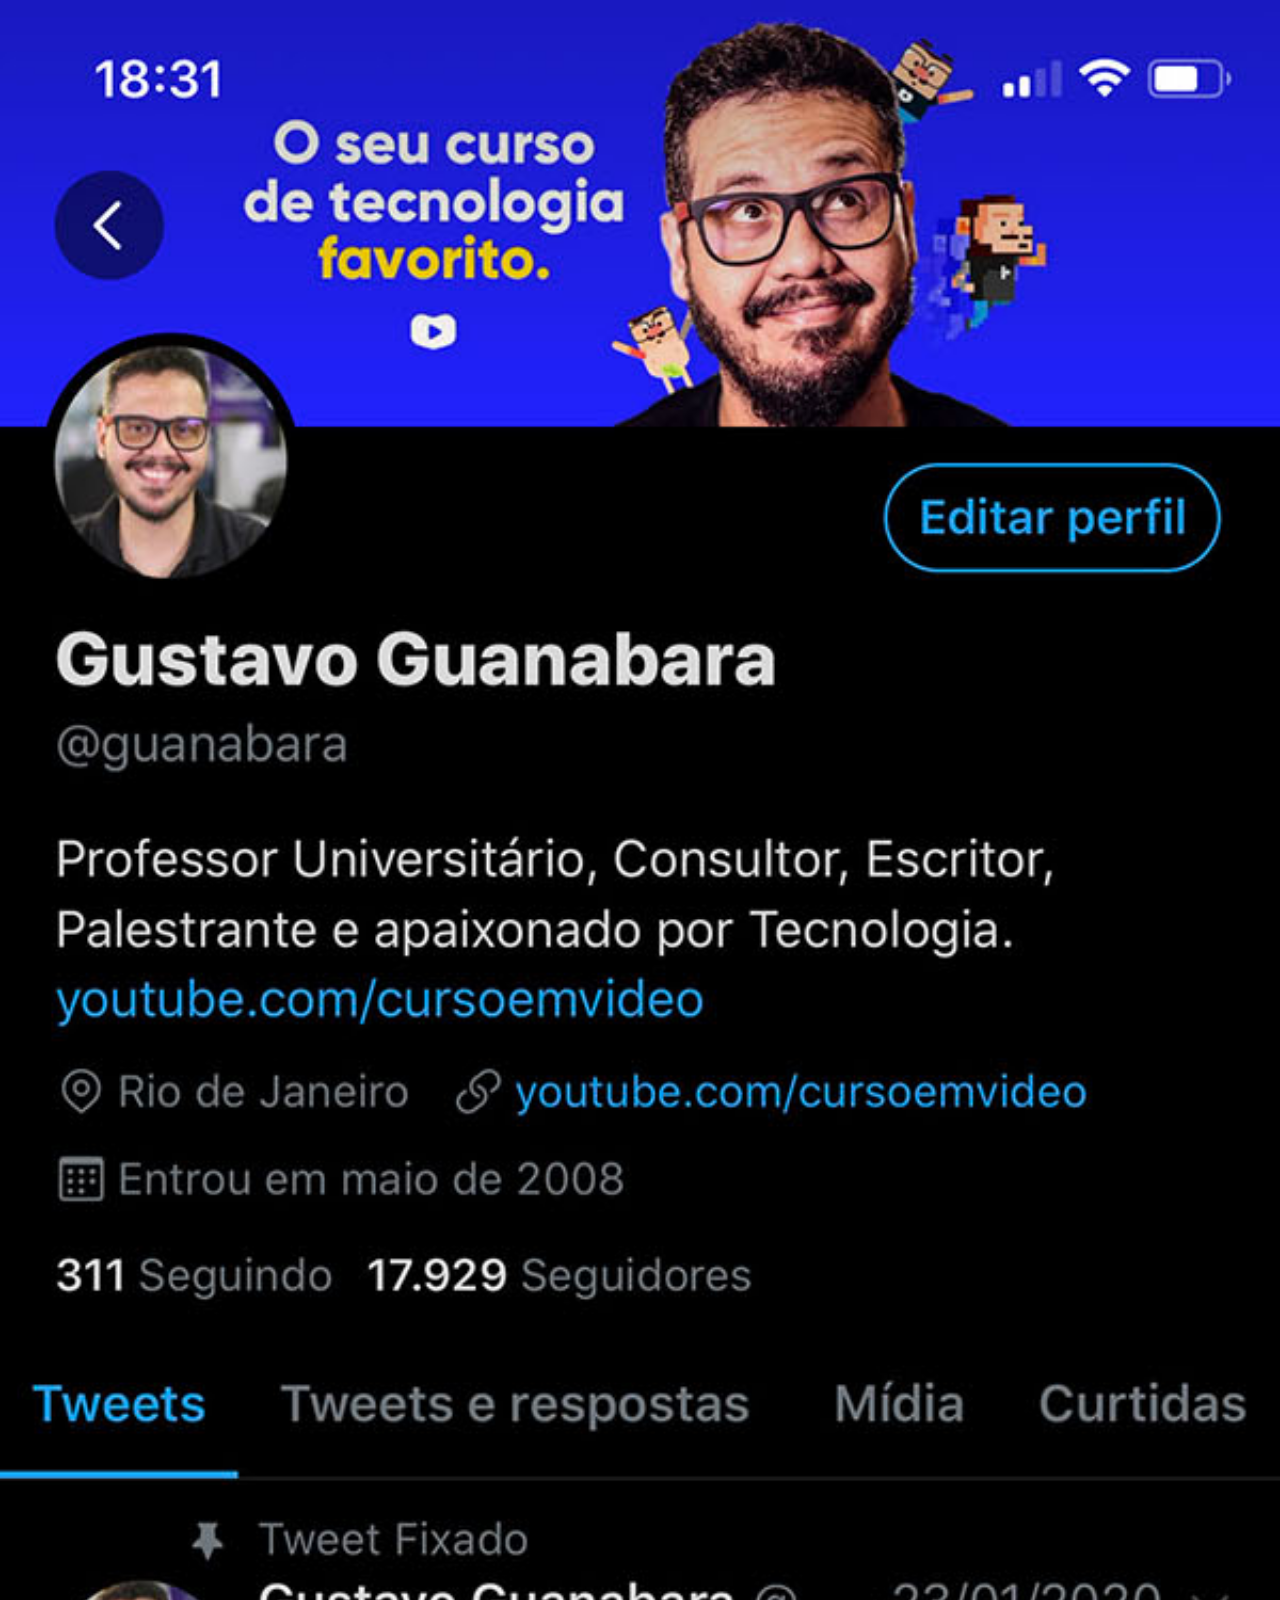
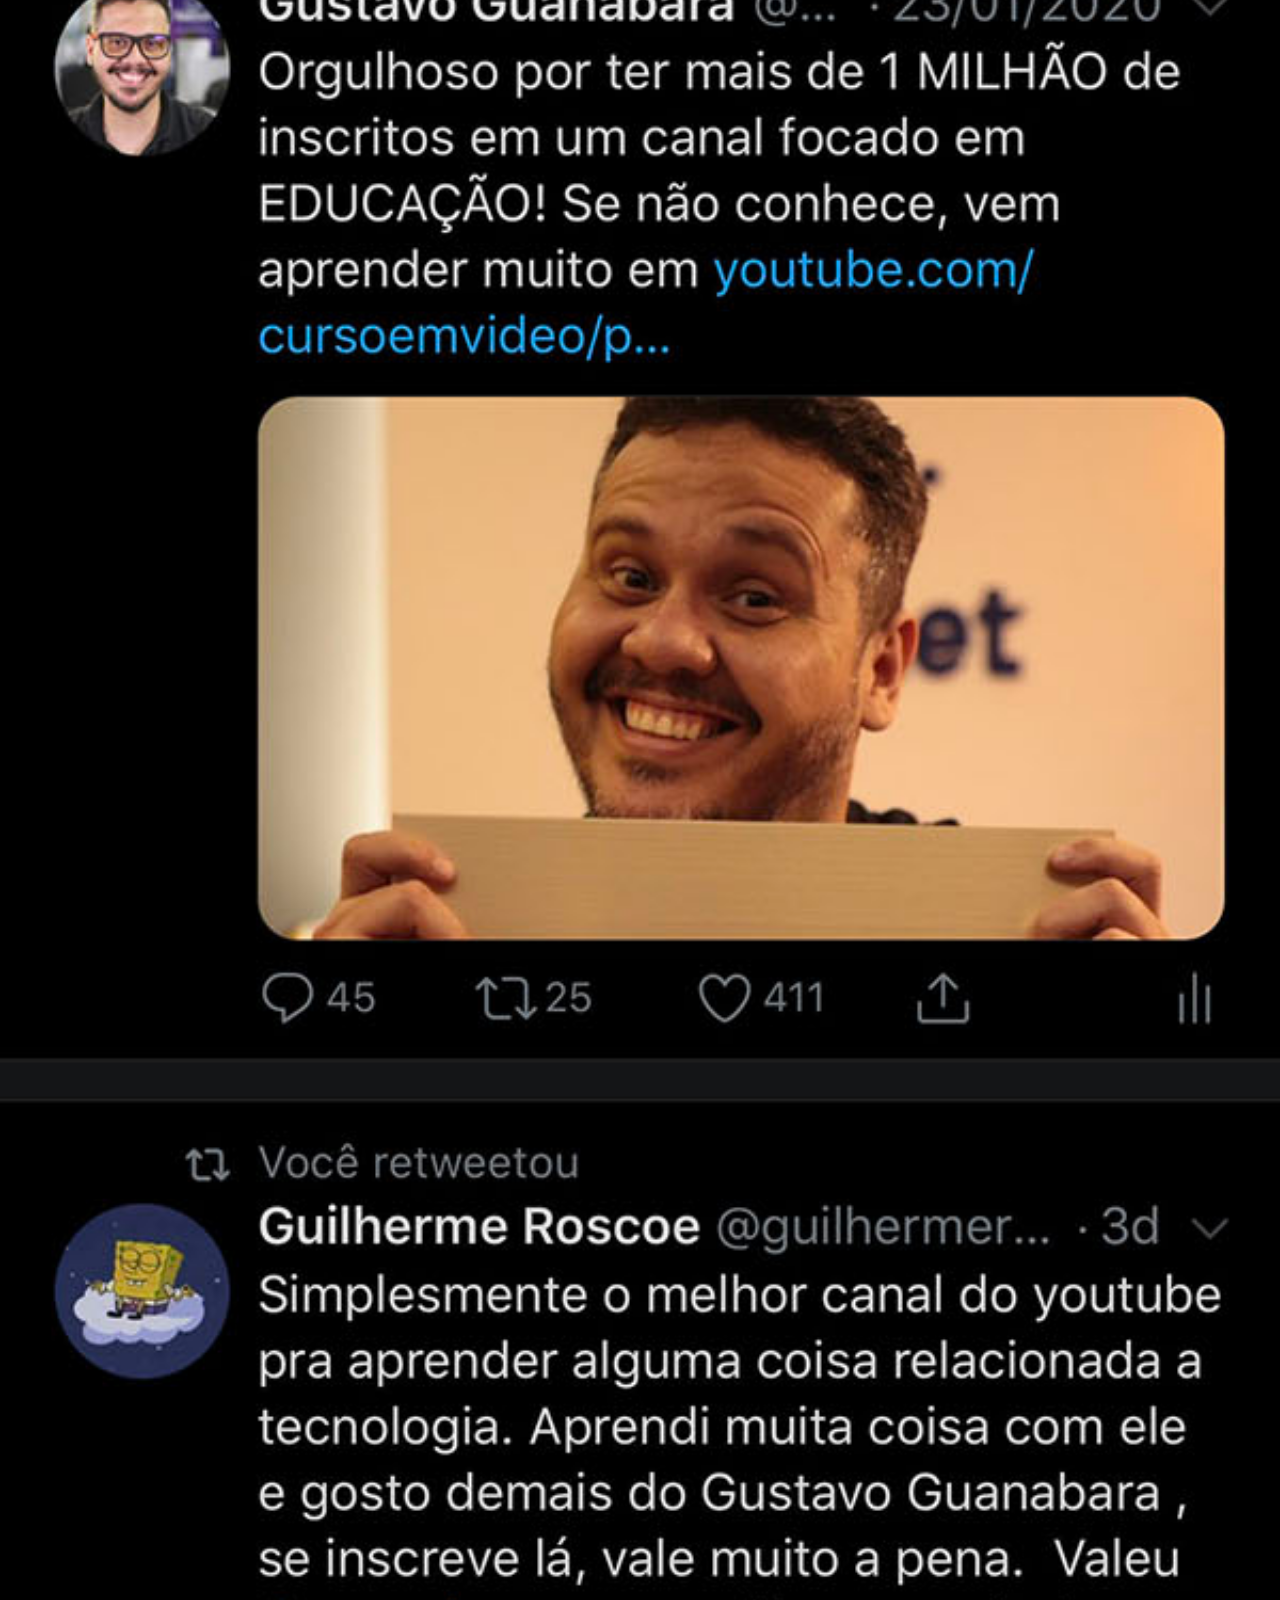
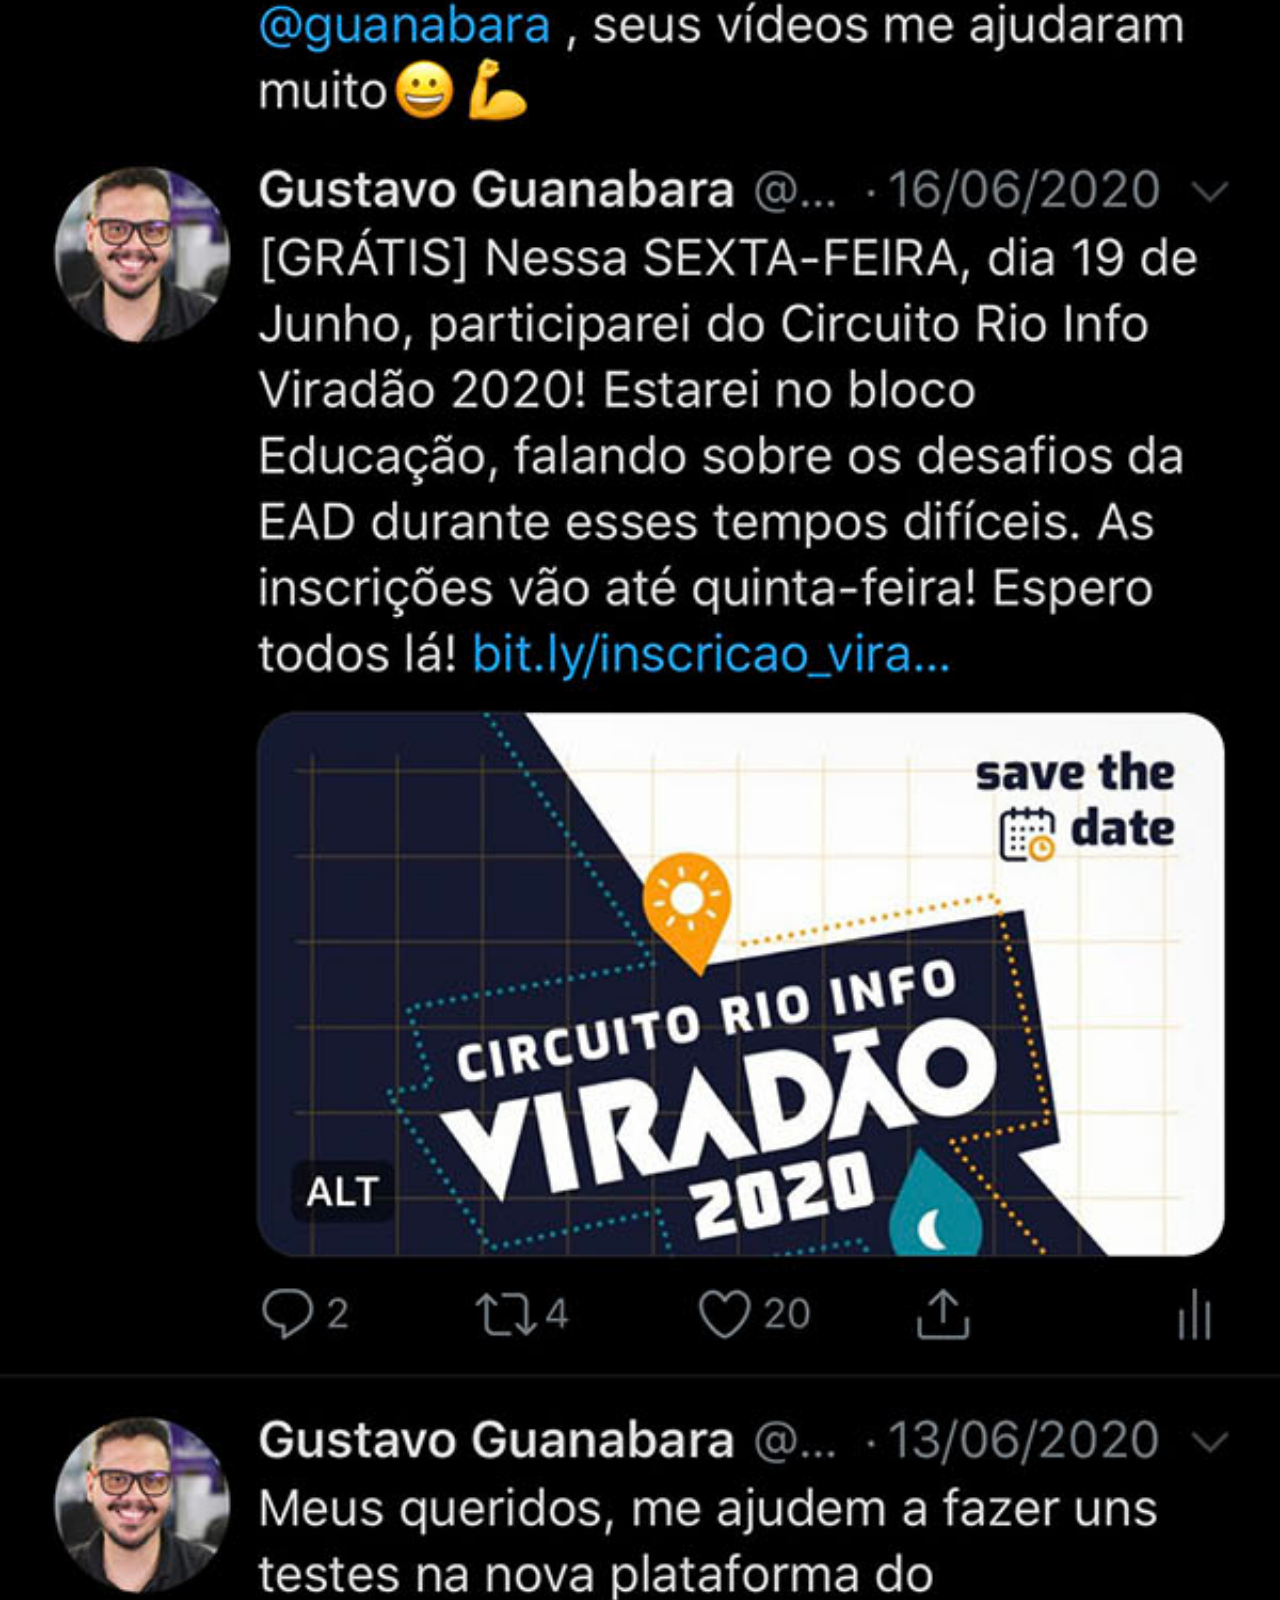
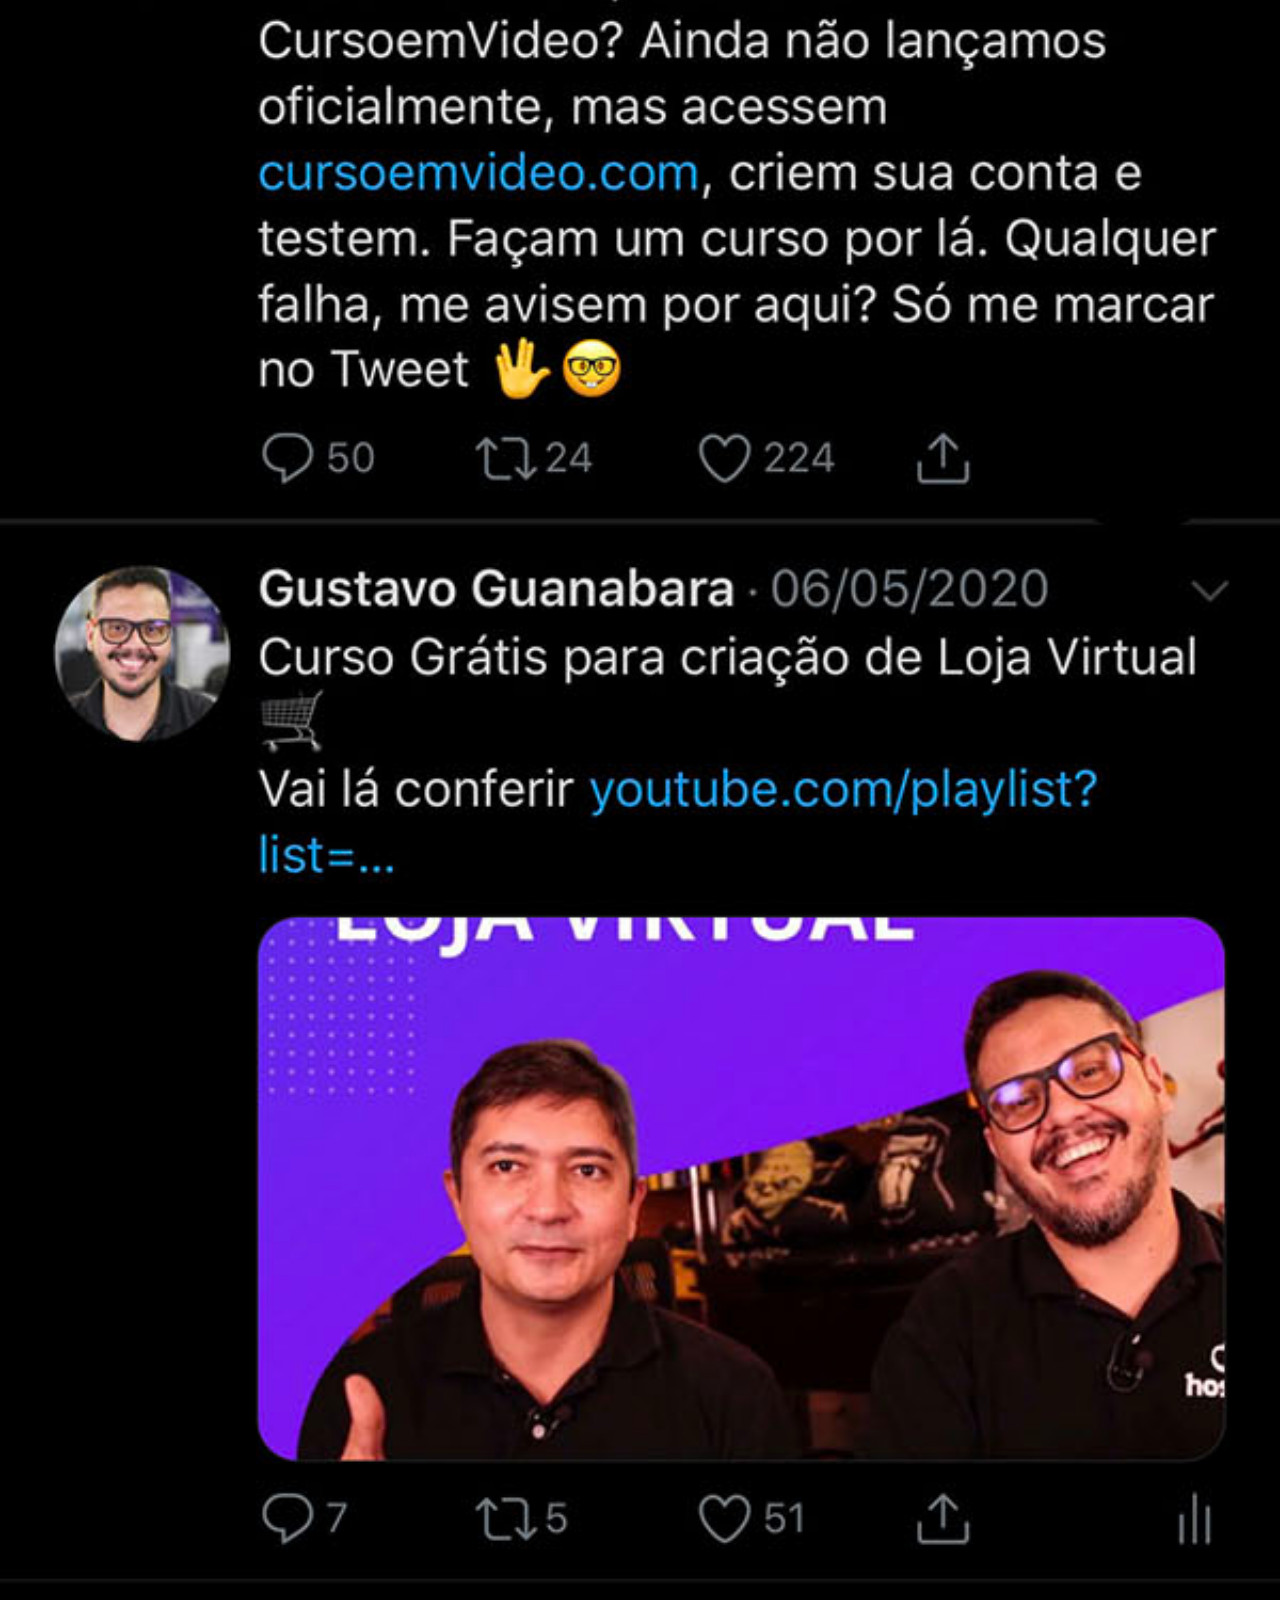
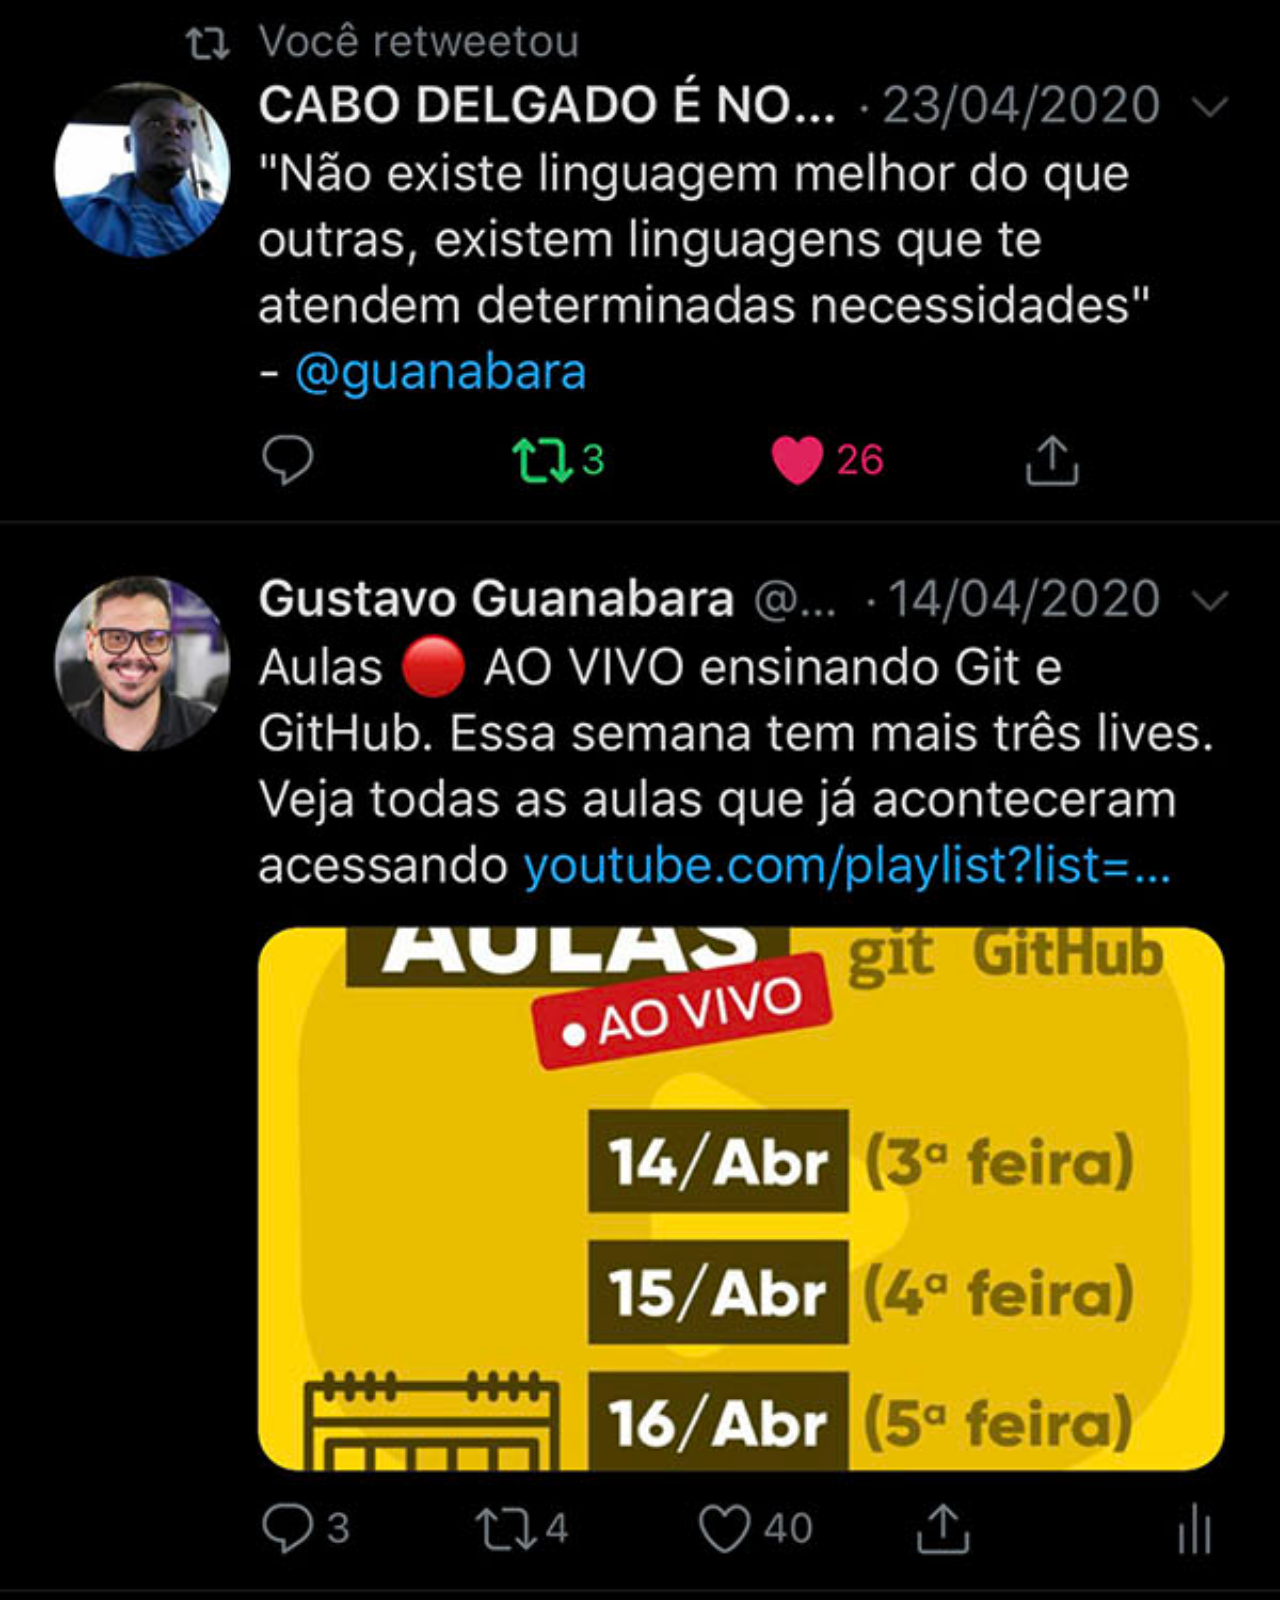
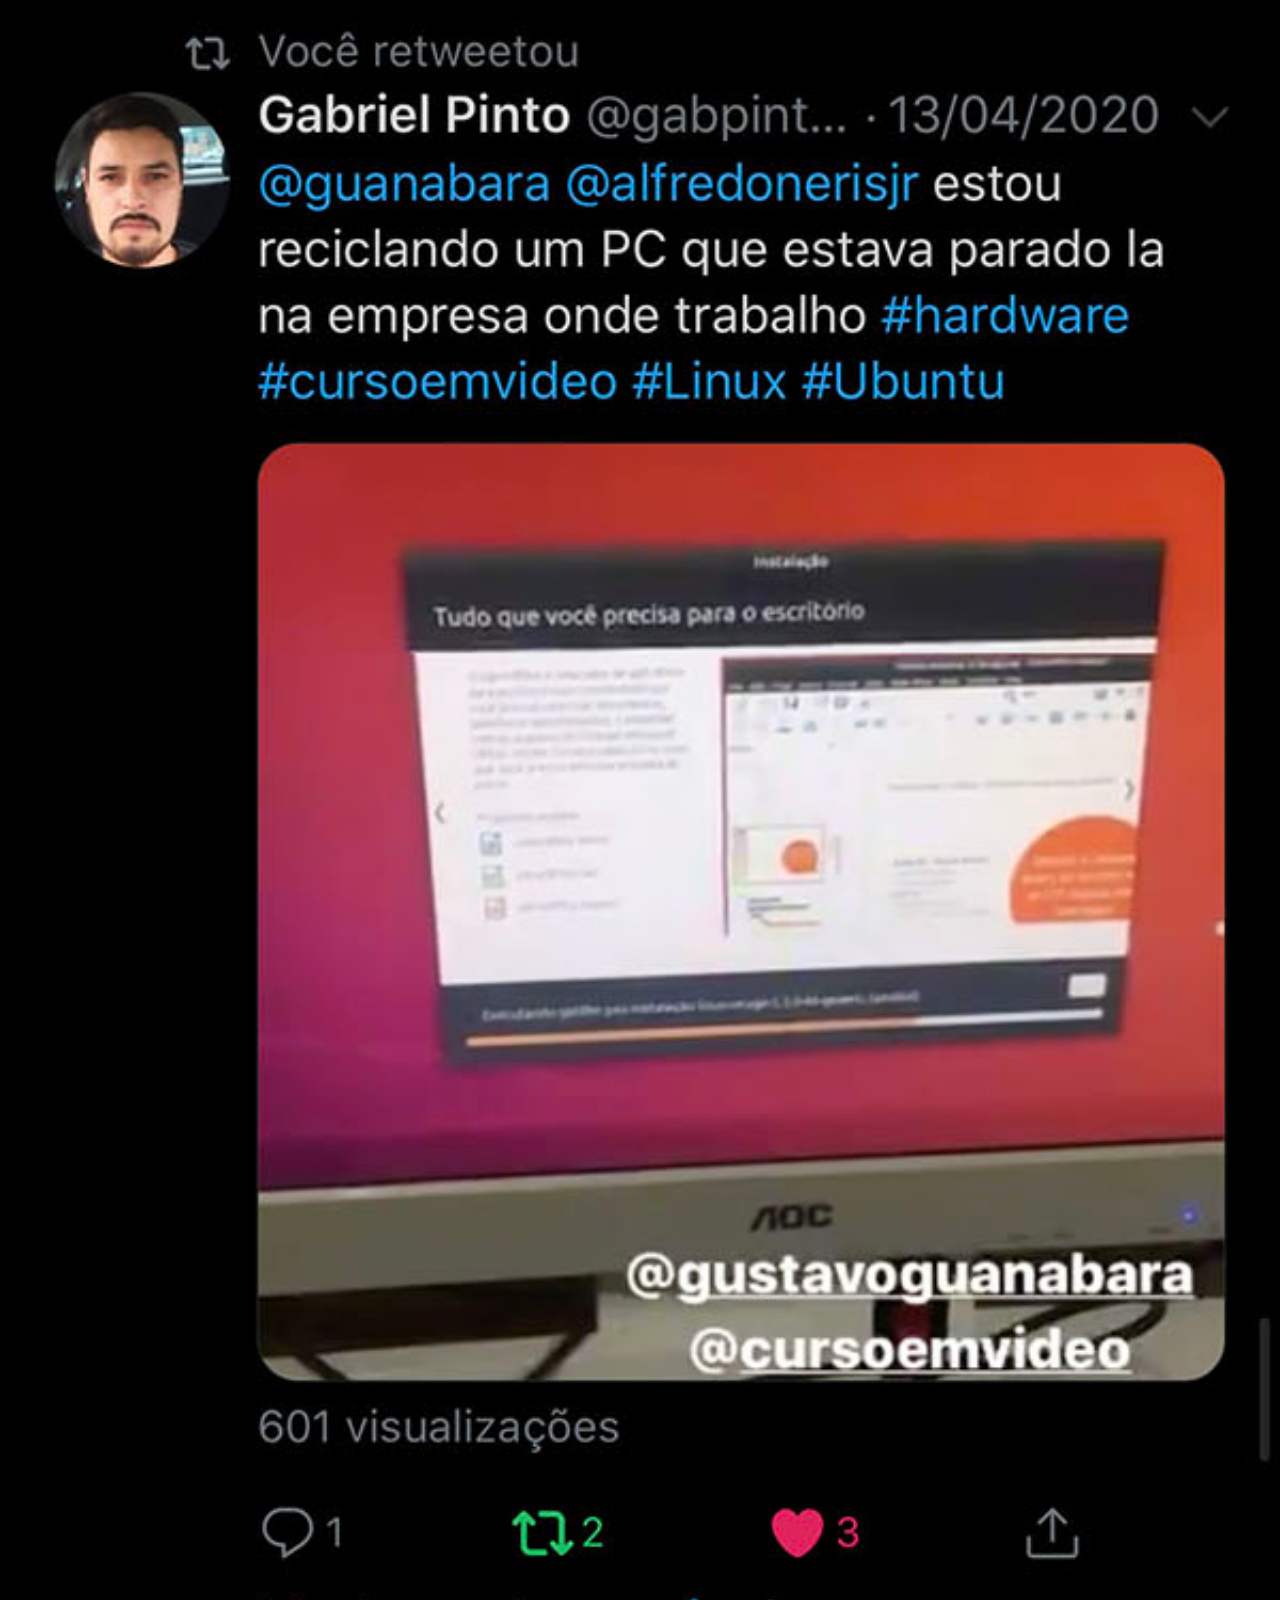
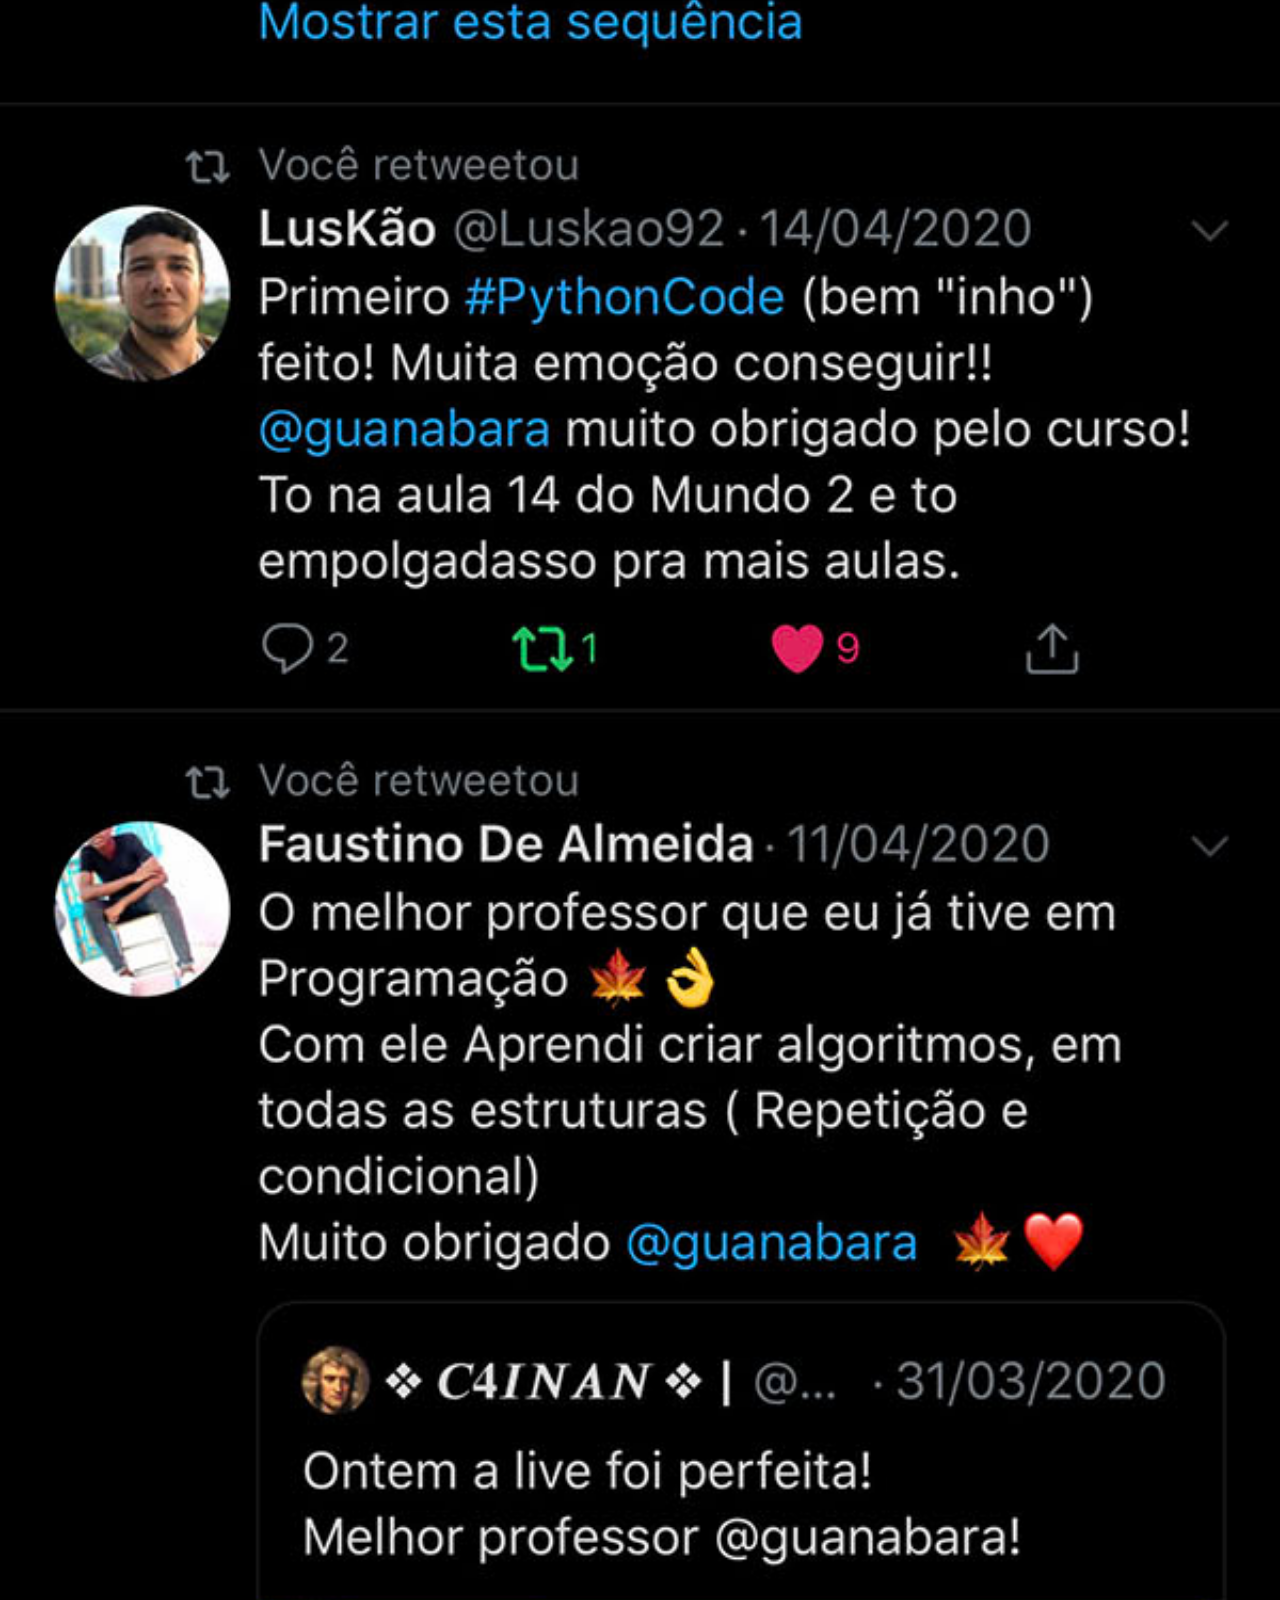
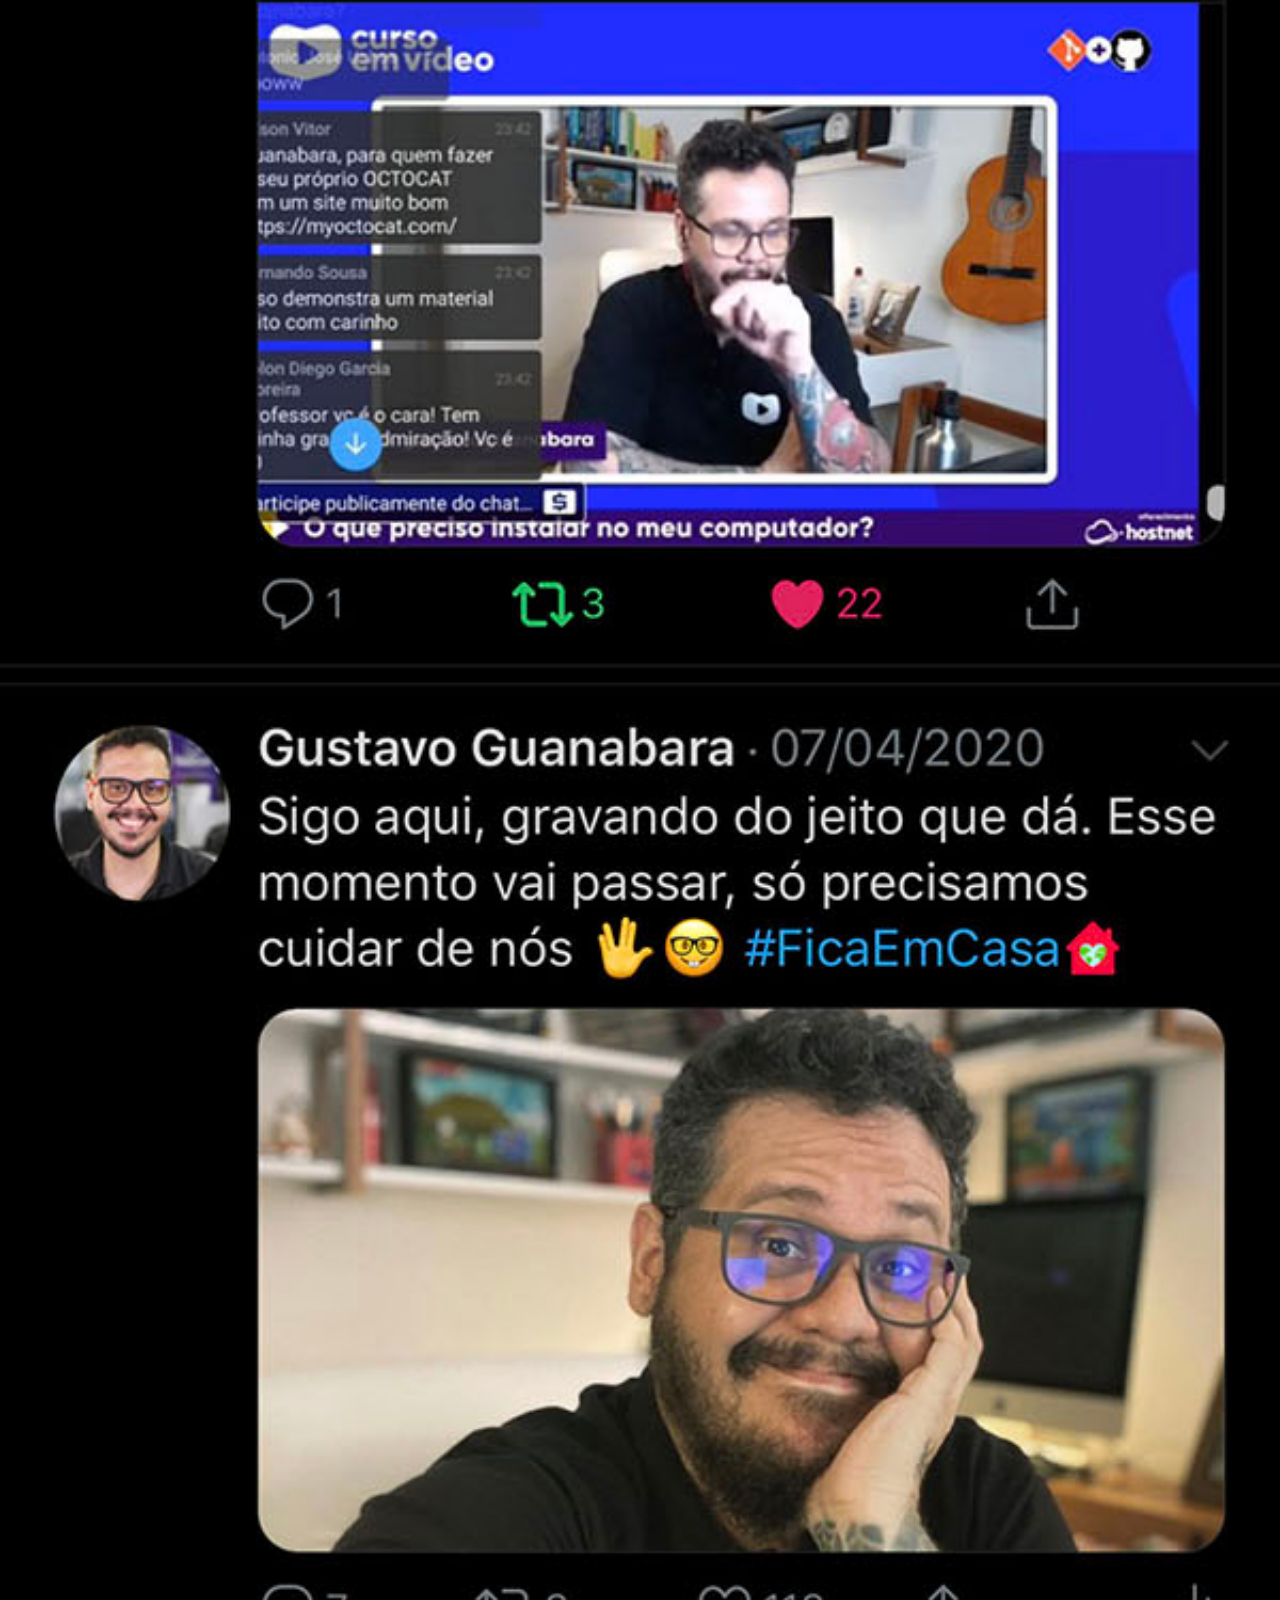
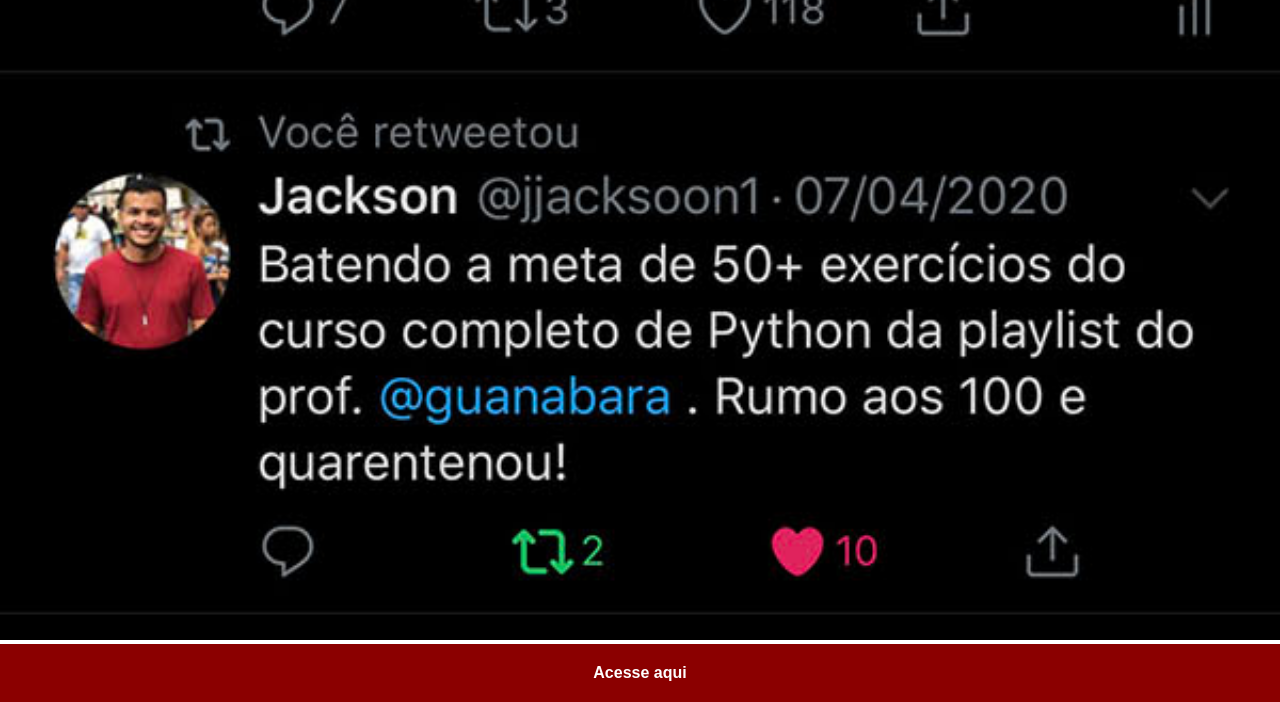
<file: social-projeto/twietter.html>
<!DOCTYPE html>
<html lang="pt-br">
<head>
    <meta charset="UTF-8">
    <meta name="viewport" content="width=device-width, initial-scale=1.0">
    <title>YouTube</title>
    <style>
        *{
            margin: 0px;
            padding: 0px;
            font-family: Arial, Helvetica, sans-serif
        }
        ::-webkit-scrollbar{
            width: 0px;
            height: 0px;
        }
        img{
            width: 100vw;

        }

        a{
            display: block;
            background-color: darkred;
            padding: 20px;
            color: white;
            text-align: center;
            font-weight: bolder;
            text-decoration: none;
        }
        a:hover{
            background-color: red;
        
        }
    </style>
</head>
<body>
    <img src="imagens/tela-twitter.jpg" alt="YouTube">
    <a href="https://x.com/guanabara" target="_blank">Acesse aqui</a>
</body>
</html>
</file>
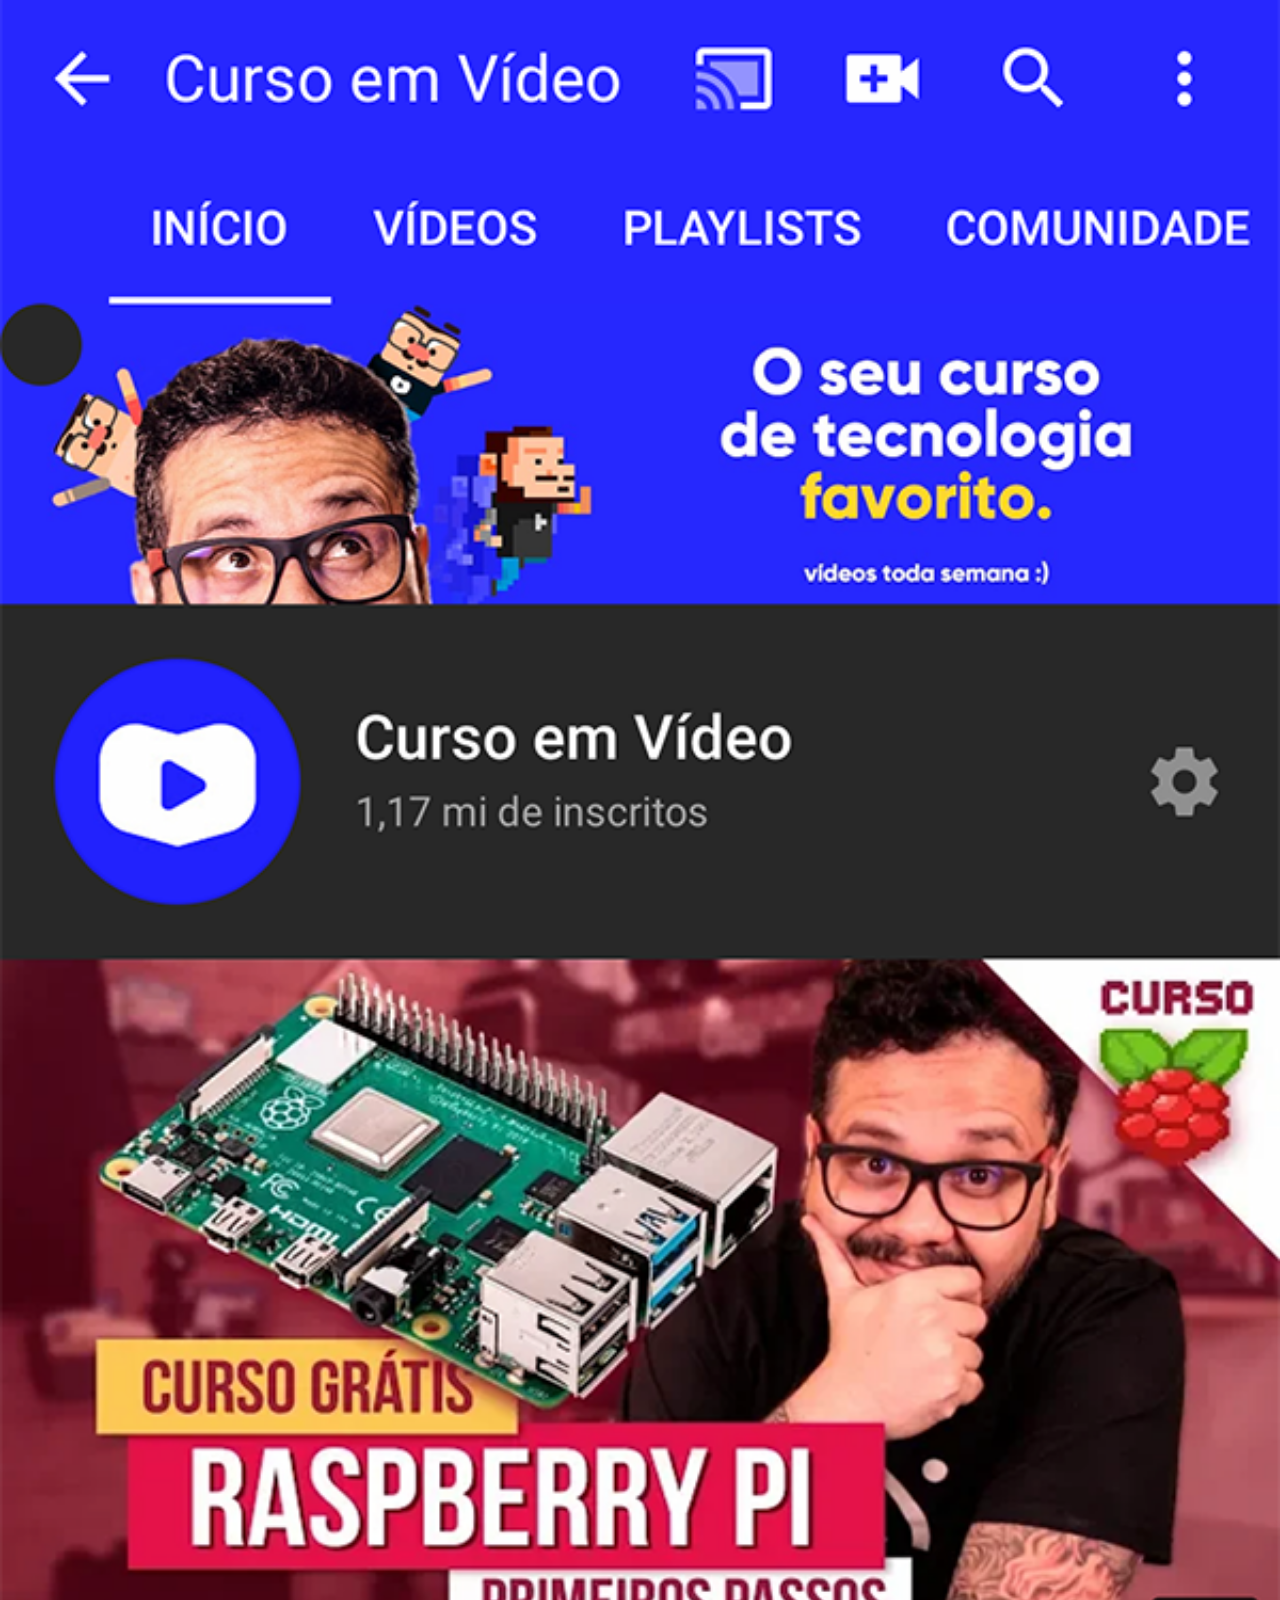
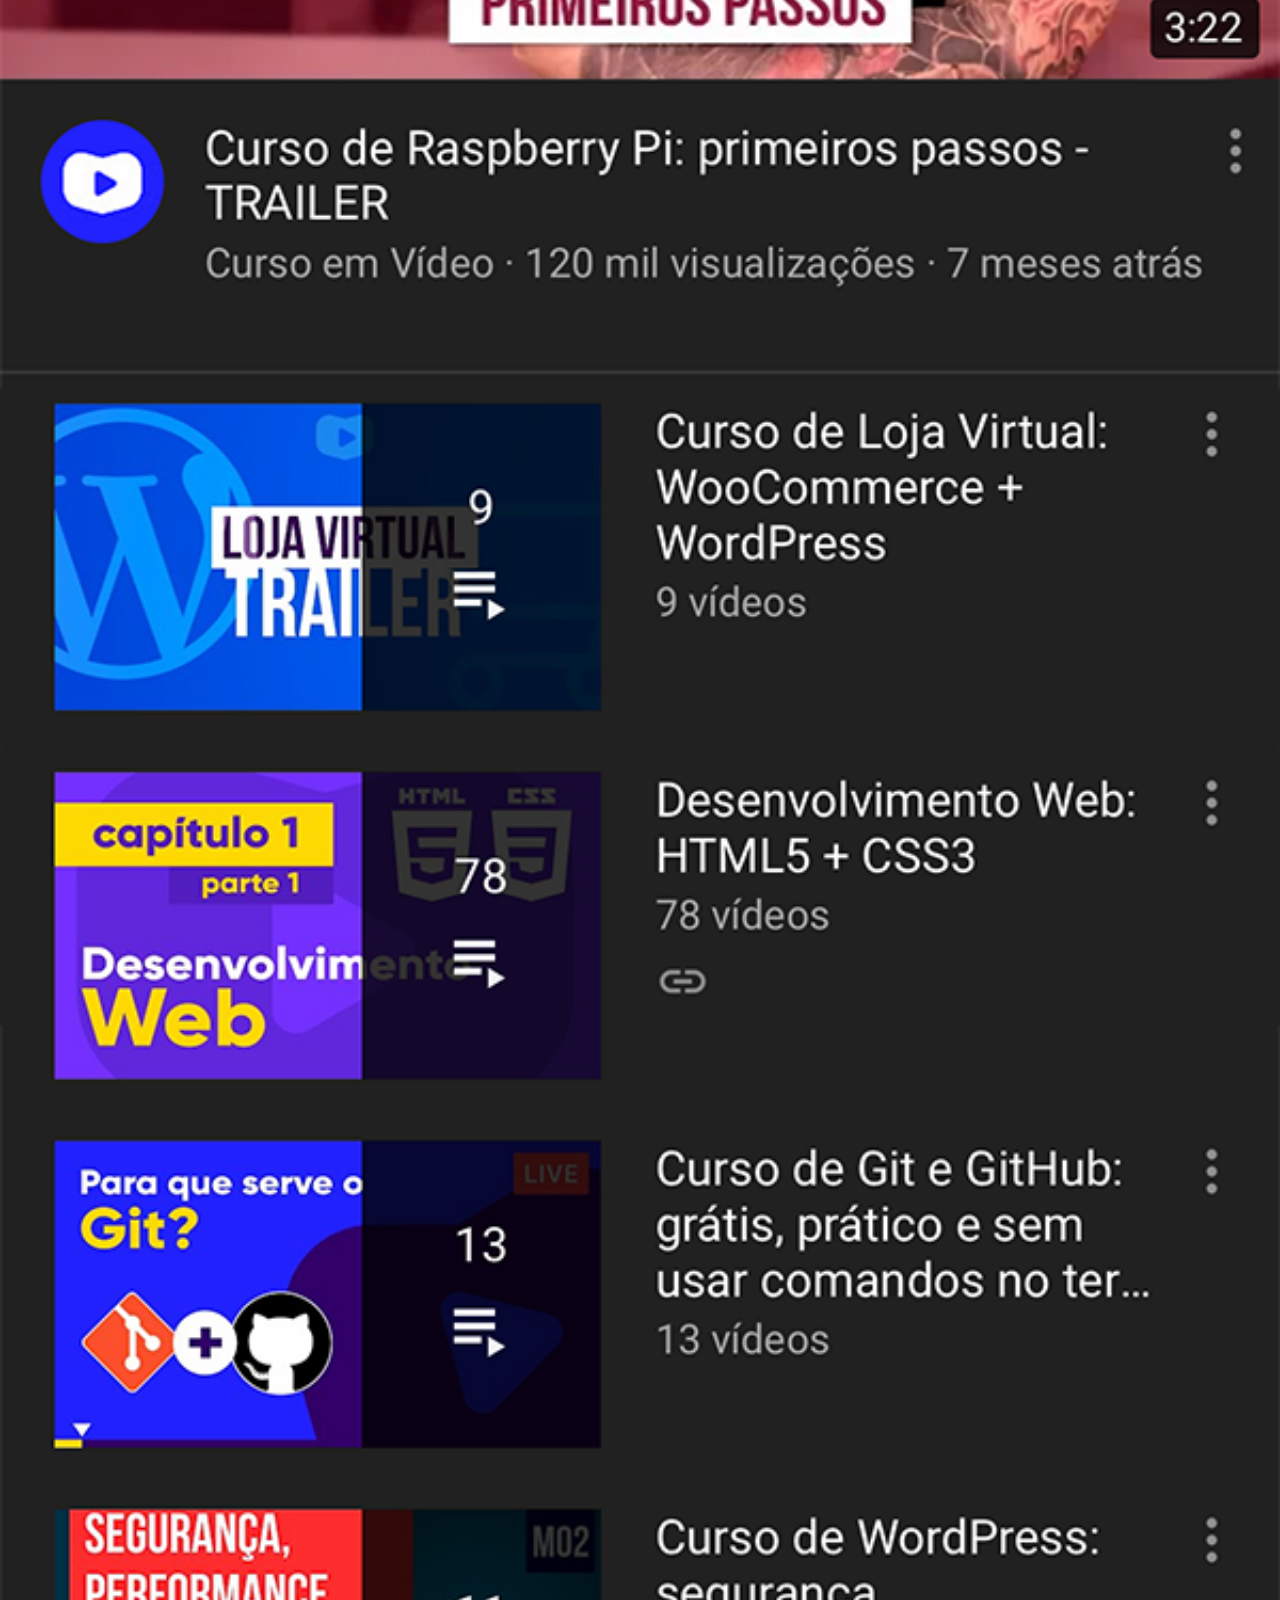
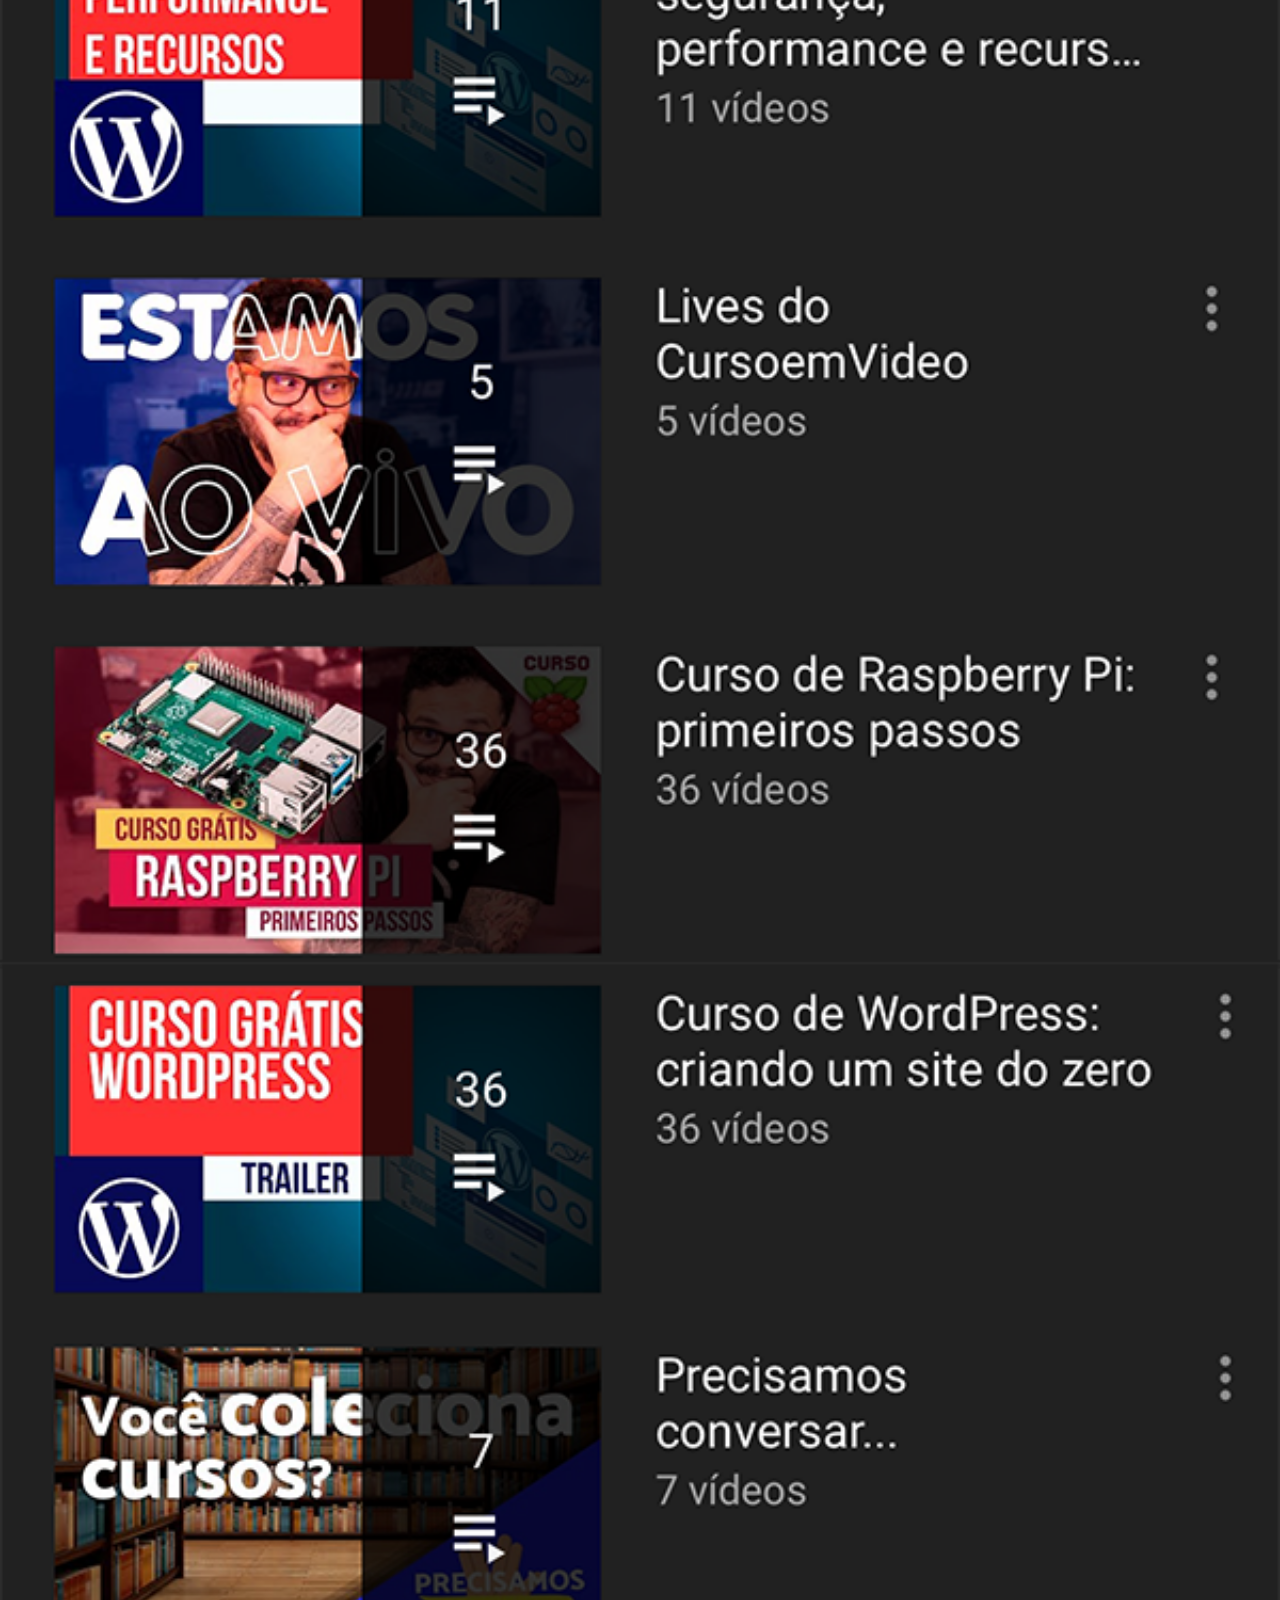
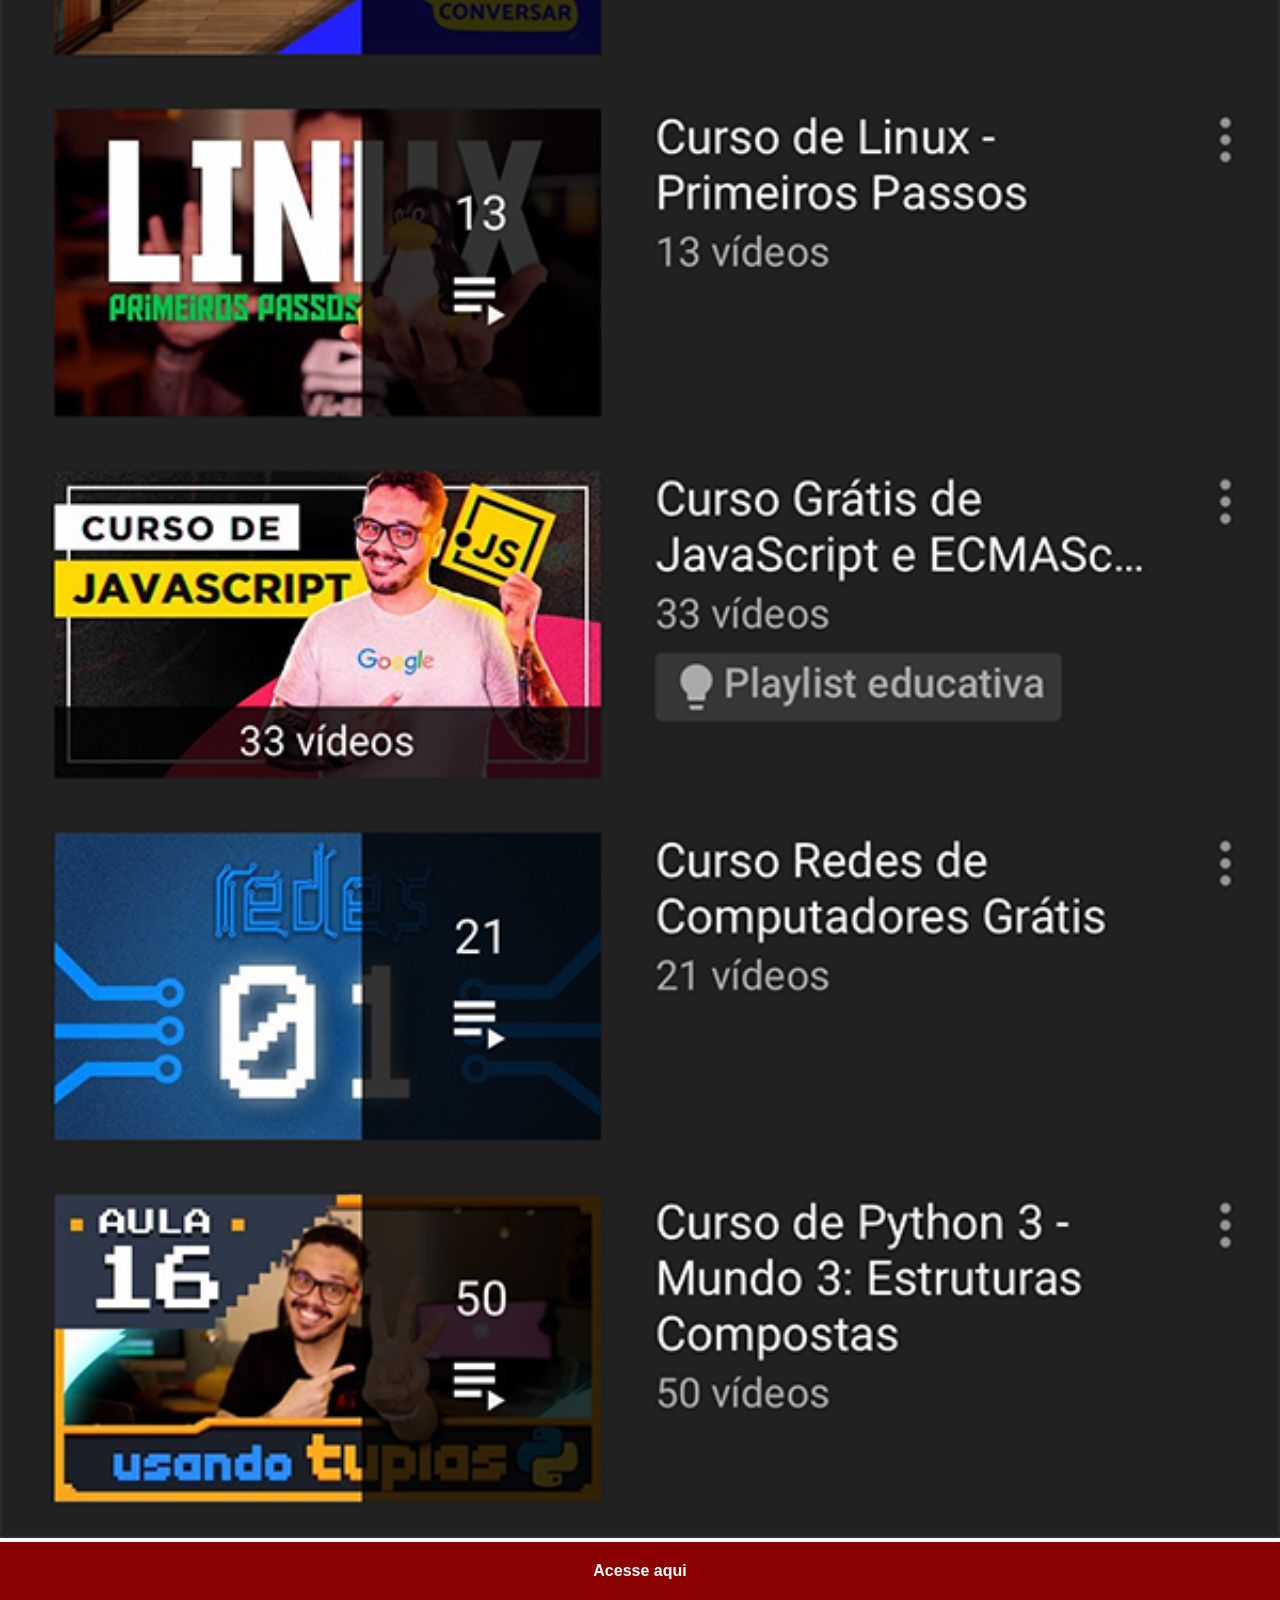
<file: social-projeto/youtube.html>
<!DOCTYPE html>
<html lang="pt-br">
<head>
    <meta charset="UTF-8">
    <meta name="viewport" content="width=device-width, initial-scale=1.0">
    <title>YouTube</title>
    <style>
        *{
            margin: 0px;
            padding: 0px;
            font-family: Arial, Helvetica, sans-serif
        }
        ::-webkit-scrollbar{
            width: 0px;
            height: 0px;
        }
        img{
            width: 100vw;

        }

        a{
            display: block;
            background-color: darkred;
            padding: 20px;
            color: white;
            text-align: center;
            font-weight: bolder;
            text-decoration: none;
        }
        a:hover{
            background-color: red;
        
        }
    </style>
</head>
<body>
    <img src="imagens/tela-youtube.png" alt="YouTube">
    <a href="https://www.youtube.com/c/CursoemV%C3%ADdeo/playlists" target="_blank">Acesse aqui</a>
</body>
</html>
</file>
<file: social-projeto/estilos/style.css>
@charset "UTF-8";

*{
    margin: 0px;
    padding: 0px;
    font-family: Arial, Helvetica, sans-serif;
}

html,body{
    height: 100vh;
    width: 100vw;
    background-color: black
}

body{
    background: url(../imagens/fundo-madeira.jpg) no-repeat;
    background-size: cover;
    background-attachment: fixed;
    background-position: top center;
}
main{
    position: relative;
    height: 100vh;
   
}
section#telefone{
    position: absolute;
    top: 50%;
    left: 50%;
    width: 311px;
    height: 627px;
    transform: translate(-50%, -50%);
    background: url(../imagens/frame-iphone.png) no-repeat;
}
iframe#tela{
    position: relative;
    top: 80px;
    left: 22px;
    width: 267px;
    height: 471px;
}
section#redes-sociais img{
    border-radius: 50%;
    width: 50px;
    height: 50px;
    box-shadow: 1px 2px 5px rgba(0, 0, 0, 0.459);
    box-sizing: border-box;
    margin: 10px;
    

    
}
section#redes-sociais{
    text-align: right;
    padding: 19px;
}
section#redes-sociais img:hover{
        border: solid 2px rgba(255, 255, 255, 0.678);
        transform: translate(-3px, -3px);
        box-shadow: 5px 5px 10px rgba(0, 0, 0, 0.911);
        transition: 0.5s, border 0.5s;
}
</file>
